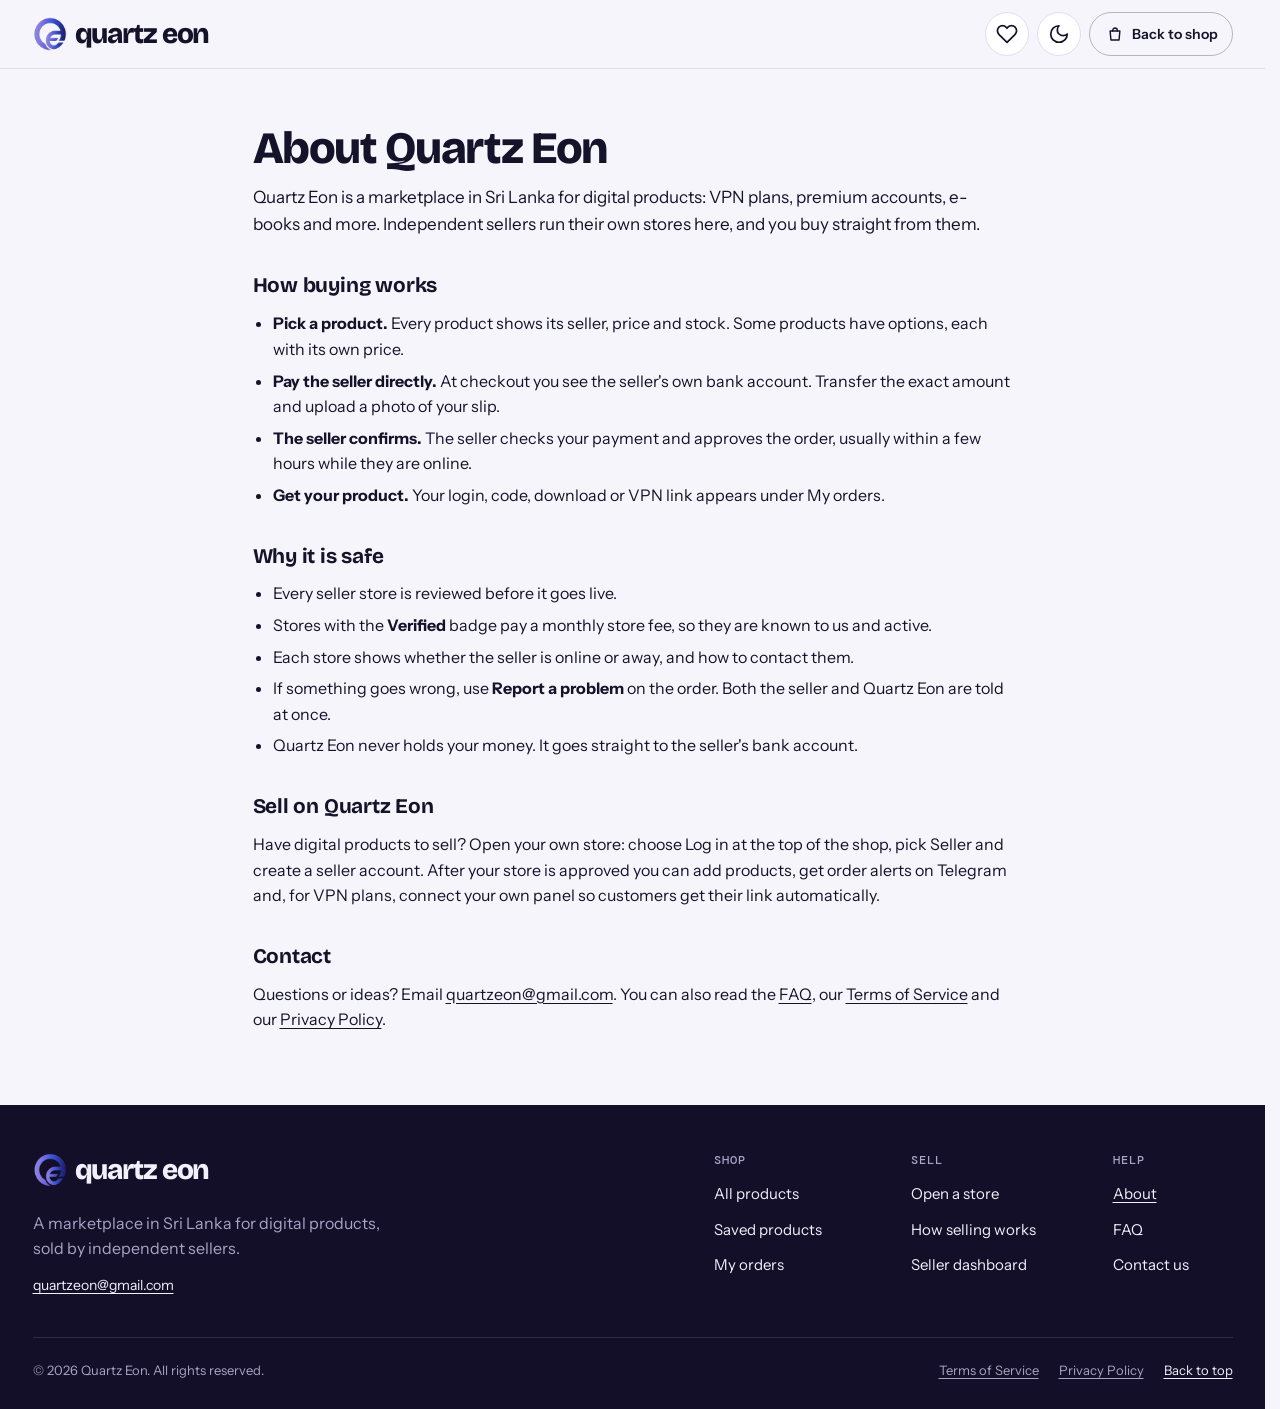
<file: about.html>
<!doctype html>
<html lang="en">
<head>
<meta charset="utf-8">
<meta name="viewport" content="width=device-width, initial-scale=1, viewport-fit=cover">
<meta name="color-scheme" content="light dark">
<meta name="theme-color" content="#F6F5FB">
<meta name="description" content="Quartz Eon is a Sri Lankan marketplace where independent sellers sell digital products such as VPN plans, premium accounts and e-books.">
<link rel="canonical" href="https://quartzeon.github.io/quartz-eon/about.html">
<meta property="og:type" content="website">
<meta property="og:site_name" content="Quartz Eon">
<meta property="og:url" content="https://quartzeon.github.io/quartz-eon/about.html">
<meta property="og:title" content="About Quartz Eon">
<meta property="og:description" content="Quartz Eon is a Sri Lankan marketplace where independent sellers sell digital products such as VPN plans, premium accounts and e-books.">
<meta property="og:image" content="https://quartzeon.github.io/quartz-eon/assets/share.png">
<meta name="twitter:card" content="summary_large_image">
<title>About | Quartz Eon</title>
<link rel="icon" type="image/png" href="assets/logo.png">
<link rel="preconnect" href="https://fonts.googleapis.com">
<link rel="preconnect" href="https://fonts.gstatic.com" crossorigin>
<link rel="stylesheet" href="https://fonts.googleapis.com/css2?family=Bricolage+Grotesque:opsz,wght@12..96,500..800&family=DM+Mono:wght@400;500&family=Instrument+Sans:wght@400..700&display=swap">
<link rel="stylesheet" href="css/style.css">
<script>
  try {
    var savedTheme = localStorage.getItem('quartz-eon.theme');
    if (savedTheme === 'dark' || savedTheme === 'light') document.documentElement.setAttribute('data-theme', savedTheme);
  } catch (e) {}
</script>
</head>
<body>

<!-- Icons for the header (same drawings as the shop) -->
<svg class="sprite" width="0" height="0" aria-hidden="true" focusable="false">
  <defs>
    <symbol id="i-sun" viewBox="0 0 24 24"><circle cx="12" cy="12" r="4"/><path d="M12 2.5v2M12 19.5v2M2.5 12h2M19.5 12h2M5.3 5.3l1.4 1.4M17.3 17.3l1.4 1.4M5.3 18.7l1.4-1.4M17.3 6.7l1.4-1.4"/></symbol>
    <symbol id="i-moon" viewBox="0 0 24 24"><path d="M12 3a6 6 0 0 0 9 9 9 9 0 1 1-9-9z"/></symbol>
    <symbol id="i-heart" viewBox="0 0 24 24"><path d="M20.8 4.6a5.5 5.5 0 0 0-7.8 0L12 5.7l-1-1.1a5.5 5.5 0 0 0-7.8 7.8l1 1.1L12 21.2l7.8-7.7 1-1.1a5.5 5.5 0 0 0 0-7.8z"/></symbol>
    <symbol id="i-bag" viewBox="0 0 24 24"><path d="M5.5 8h13l-1.1 12H6.6z"/><path d="M9 8V7a3 3 0 0 1 6 0v1"/></symbol>
  </defs>
</svg>

<header class="site-header" id="top">
  <div class="wrap site-header__row">
    <a class="brand" href="index.html" aria-label="Quartz Eon, home">
      <img class="brand__mark" src="assets/logo.png" alt="" width="34" height="34">
      <span class="brand__word">Quartz Eon</span>
    </a>
    <div class="site-header__actions">
      <a class="icon-btn saved-link" id="saved-link" href="index.html#/saved" aria-label="Saved products" title="Saved products">
        <svg class="i" aria-hidden="true" focusable="false"><use href="#i-heart"/></svg>
        <span class="count-badge saved-link__count" id="saved-count" aria-hidden="true" hidden></span>
      </a>
      <button class="icon-btn" id="theme-toggle" type="button" aria-label="Switch to dark mode">
        <svg class="i" aria-hidden="true" focusable="false"><use href="#i-moon"/></svg>
      </button>
      <a class="btn btn--ghost login__btn" href="index.html">
        <svg class="i" aria-hidden="true" focusable="false"><use href="#i-bag"/></svg>
        <span class="wide-only">Back to shop</span><span class="narrow-only">Shop</span>
      </a>
    </div>
  </div>
</header>

<main class="wrap legal">
  <h1>About Quartz Eon</h1>
  <p class="legal__intro">Quartz Eon is a marketplace in Sri Lanka for digital products: VPN plans, premium accounts, e-books and more. Independent sellers run their own stores here, and you buy straight from them.</p>

  <h2>How buying works</h2>
  <ul>
    <li><strong>Pick a product.</strong> Every product shows its seller, price and stock. Some products have options, each with its own price.</li>
    <li><strong>Pay the seller directly.</strong> At checkout you see the seller's own bank account. Transfer the exact amount and upload a photo of your slip.</li>
    <li><strong>The seller confirms.</strong> The seller checks your payment and approves the order, usually within a few hours while they are online.</li>
    <li><strong>Get your product.</strong> Your login, code, download or VPN link appears under My orders.</li>
  </ul>

  <h2>Why it is safe</h2>
  <ul>
    <li>Every seller store is reviewed before it goes live.</li>
    <li>Stores with the <strong>Verified</strong> badge pay a monthly store fee, so they are known to us and active.</li>
    <li>Each store shows whether the seller is online or away, and how to contact them.</li>
    <li>If something goes wrong, use <strong>Report a problem</strong> on the order. Both the seller and Quartz Eon are told at once.</li>
    <li>Quartz Eon never holds your money. It goes straight to the seller's bank account.</li>
  </ul>

  <h2 id="sell">Sell on Quartz Eon</h2>
  <p>Have digital products to sell? Open your own store: choose Log in at the top of the shop, pick Seller and create a seller account. After your store is approved you can add products, get order alerts on Telegram and, for VPN plans, connect your own panel so customers get their link automatically.</p>

  <h2>Contact</h2>
  <p>Questions or ideas? Email <a href="mailto:quartzeon@gmail.com">quartzeon@gmail.com</a>. You can also read the <a href="faq.html">FAQ</a>, our <a href="terms.html">Terms of Service</a> and our <a href="privacy.html">Privacy Policy</a>.</p>
</main>

<footer class="footer">
  <div class="wrap">
    <div class="footer__top">
      <div class="footer__about">
        <a class="brand" href="index.html" aria-label="Quartz Eon, home">
          <img class="brand__mark" src="assets/logo.png" alt="" width="34" height="34">
          <span class="brand__word">Quartz Eon</span>
        </a>
        <p class="footer__blurb">A marketplace in Sri Lanka for digital products, sold by independent sellers.</p>
        <a class="footer__mail" href="mailto:quartzeon@gmail.com">quartzeon@gmail.com</a>
      </div>
      <nav class="footer__cols" aria-label="Site">
        <div class="footer__col">
          <p class="footer__head">Shop</p>
          <ul>
            <li><a href="index.html#/">All products</a></li>
            <li><a href="index.html#/saved">Saved products</a></li>
            <li><a href="index.html#/orders">My orders</a></li>
          </ul>
        </div>
        <div class="footer__col">
          <p class="footer__head">Sell</p>
          <ul>
            <li><a href="index.html#/sell" data-sell>Open a store</a></li>
            <li><a href="about.html#sell">How selling works</a></li>
            <li><a href="seller.html">Seller dashboard</a></li>
          </ul>
        </div>
        <div class="footer__col">
          <p class="footer__head">Help</p>
          <ul>
            <li><a href="about.html" aria-current="page">About</a></li>
            <li><a href="faq.html">FAQ</a></li>
            <li><a href="mailto:quartzeon@gmail.com">Contact us</a></li>
          </ul>
        </div>
      </nav>
    </div>
    <div class="footer__base">
      <p>&copy; <span id="year"></span> Quartz Eon. All rights reserved.</p>
      <nav class="footer__links" aria-label="Legal">
        <a href="terms.html">Terms of Service</a>
        <a href="privacy.html">Privacy Policy</a>
        <a class="footer__up" href="#top">Back to top</a>
      </nav>
    </div>
  </div>
</footer>

<script src="js/page.js"></script>
  <!-- Cloudflare Web Analytics --><script type='module' src='https://static.cloudflareinsights.com/beacon.min.js' data-cf-beacon='{"token": "404ff71ccce14b5d8955fb5785a01c32"}'></script><!-- End Cloudflare Web Analytics -->
</body>
</html>
</file>
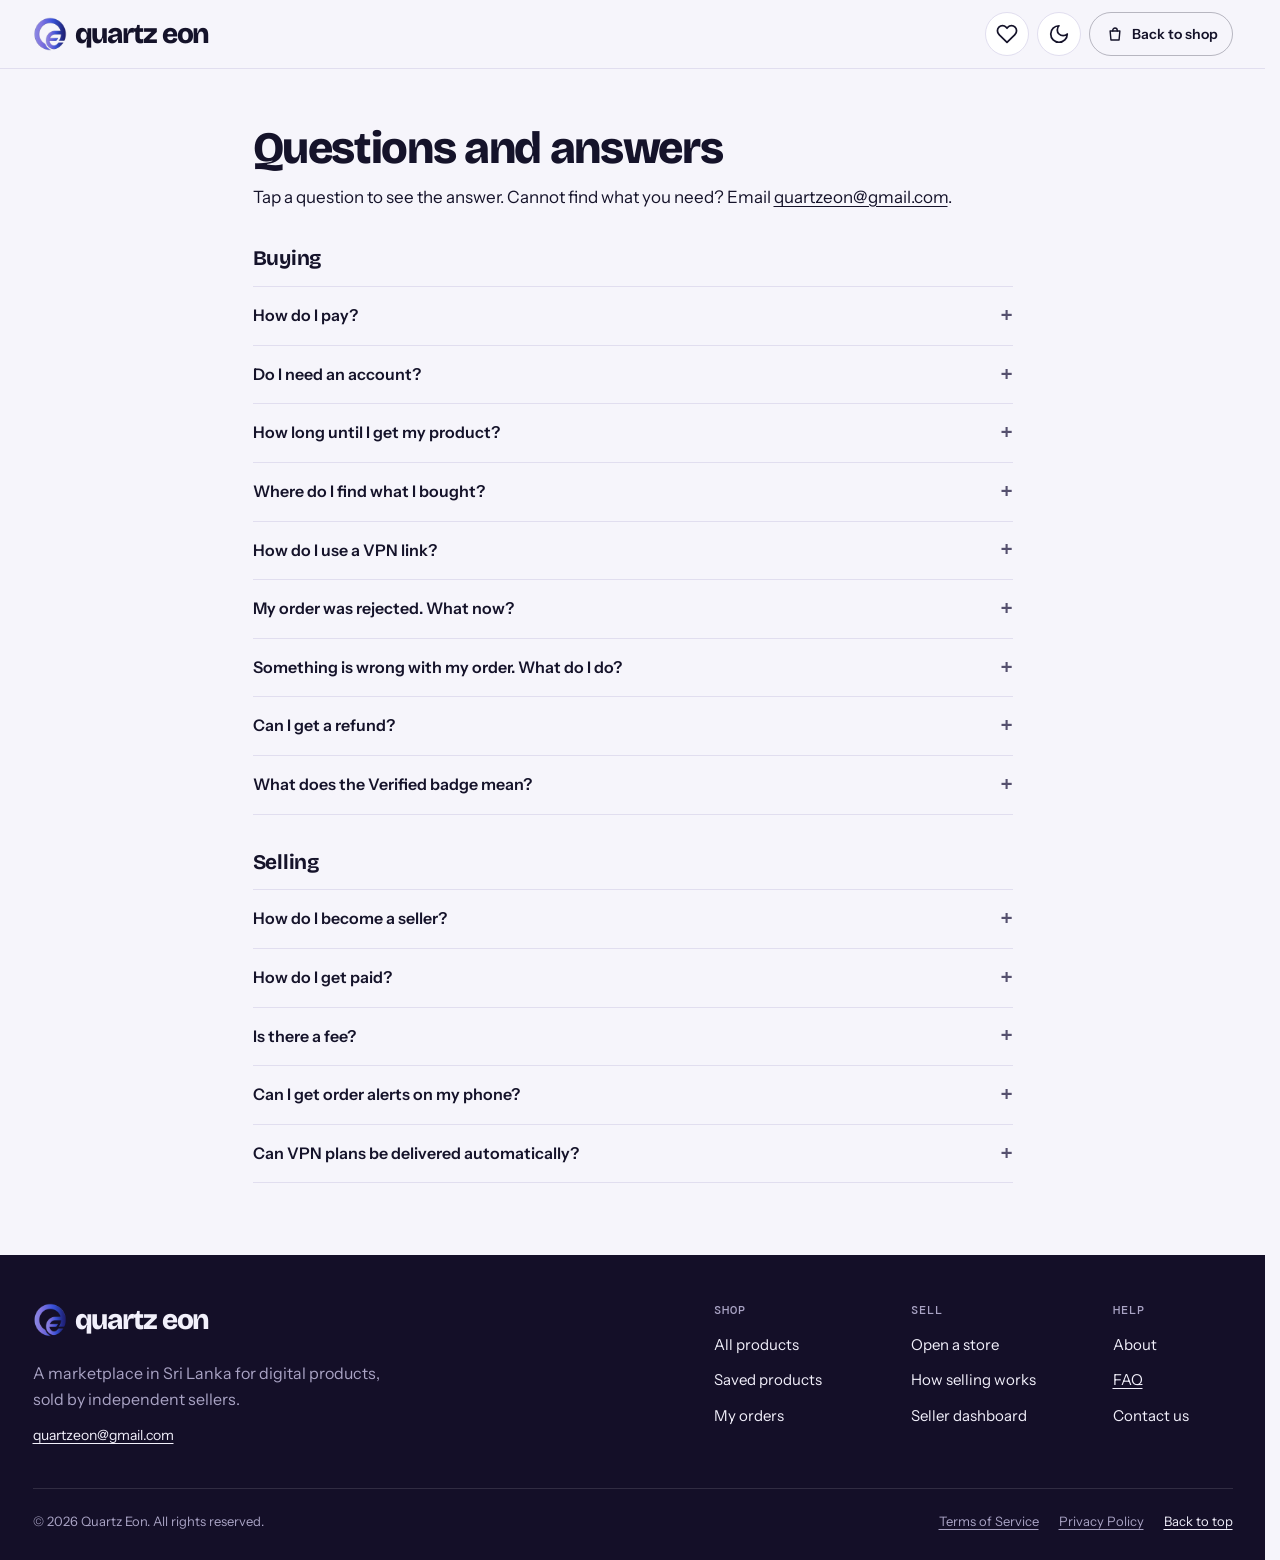
<file: faq.html>
<!doctype html>
<html lang="en">
<head>
<meta charset="utf-8">
<meta name="viewport" content="width=device-width, initial-scale=1, viewport-fit=cover">
<meta name="color-scheme" content="light dark">
<meta name="theme-color" content="#F6F5FB">
<meta name="description" content="Answers to common questions about buying and selling on Quartz Eon.">
<link rel="canonical" href="https://quartzeon.github.io/quartz-eon/faq.html">
<meta property="og:type" content="website">
<meta property="og:site_name" content="Quartz Eon">
<meta property="og:url" content="https://quartzeon.github.io/quartz-eon/faq.html">
<meta property="og:title" content="Quartz Eon FAQ">
<meta property="og:description" content="Answers to common questions about buying and selling on Quartz Eon.">
<meta property="og:image" content="https://quartzeon.github.io/quartz-eon/assets/share.png">
<meta name="twitter:card" content="summary_large_image">
<title>FAQ | Quartz Eon</title>
<link rel="icon" type="image/png" href="assets/logo.png">
<link rel="preconnect" href="https://fonts.googleapis.com">
<link rel="preconnect" href="https://fonts.gstatic.com" crossorigin>
<link rel="stylesheet" href="https://fonts.googleapis.com/css2?family=Bricolage+Grotesque:opsz,wght@12..96,500..800&family=DM+Mono:wght@400;500&family=Instrument+Sans:wght@400..700&display=swap">
<link rel="stylesheet" href="css/style.css">
<script>
  try {
    var savedTheme = localStorage.getItem('quartz-eon.theme');
    if (savedTheme === 'dark' || savedTheme === 'light') document.documentElement.setAttribute('data-theme', savedTheme);
  } catch (e) {}
</script>
</head>
<body>

<!-- Icons for the header (same drawings as the shop) -->
<svg class="sprite" width="0" height="0" aria-hidden="true" focusable="false">
  <defs>
    <symbol id="i-sun" viewBox="0 0 24 24"><circle cx="12" cy="12" r="4"/><path d="M12 2.5v2M12 19.5v2M2.5 12h2M19.5 12h2M5.3 5.3l1.4 1.4M17.3 17.3l1.4 1.4M5.3 18.7l1.4-1.4M17.3 6.7l1.4-1.4"/></symbol>
    <symbol id="i-moon" viewBox="0 0 24 24"><path d="M12 3a6 6 0 0 0 9 9 9 9 0 1 1-9-9z"/></symbol>
    <symbol id="i-heart" viewBox="0 0 24 24"><path d="M20.8 4.6a5.5 5.5 0 0 0-7.8 0L12 5.7l-1-1.1a5.5 5.5 0 0 0-7.8 7.8l1 1.1L12 21.2l7.8-7.7 1-1.1a5.5 5.5 0 0 0 0-7.8z"/></symbol>
    <symbol id="i-bag" viewBox="0 0 24 24"><path d="M5.5 8h13l-1.1 12H6.6z"/><path d="M9 8V7a3 3 0 0 1 6 0v1"/></symbol>
  </defs>
</svg>

<header class="site-header" id="top">
  <div class="wrap site-header__row">
    <a class="brand" href="index.html" aria-label="Quartz Eon, home">
      <img class="brand__mark" src="assets/logo.png" alt="" width="34" height="34">
      <span class="brand__word">Quartz Eon</span>
    </a>
    <div class="site-header__actions">
      <a class="icon-btn saved-link" id="saved-link" href="index.html#/saved" aria-label="Saved products" title="Saved products">
        <svg class="i" aria-hidden="true" focusable="false"><use href="#i-heart"/></svg>
        <span class="count-badge saved-link__count" id="saved-count" aria-hidden="true" hidden></span>
      </a>
      <button class="icon-btn" id="theme-toggle" type="button" aria-label="Switch to dark mode">
        <svg class="i" aria-hidden="true" focusable="false"><use href="#i-moon"/></svg>
      </button>
      <a class="btn btn--ghost login__btn" href="index.html">
        <svg class="i" aria-hidden="true" focusable="false"><use href="#i-bag"/></svg>
        <span class="wide-only">Back to shop</span><span class="narrow-only">Shop</span>
      </a>
    </div>
  </div>
</header>

<main class="wrap legal">
  <h1>Questions and answers</h1>
  <p class="legal__intro">Tap a question to see the answer. Cannot find what you need? Email <a href="mailto:quartzeon@gmail.com">quartzeon@gmail.com</a>.</p>

  <h2>Buying</h2>
  <div class="faq">
    <details>
      <summary>How do I pay?</summary>
      <p>By bank transfer, straight to the seller's own bank account. At checkout you see the account details and the exact amount. Transfer it, then enter the reference and upload a photo or PDF of your slip.</p>
    </details>
    <details>
      <summary>Do I need an account?</summary>
      <p>Yes, so your orders and deliveries are kept safe. Choose Log in, then Customer, and either continue with Google or enter your email. We email you a log in link, so there is no password to remember.</p>
    </details>
    <details>
      <summary>How long until I get my product?</summary>
      <p>As soon as the seller checks your payment and approves the order. This is usually within a few hours while the seller is online. Each store shows whether the seller is online or away. Your product then appears under My orders, and a "new" badge tells you something changed.</p>
    </details>
    <details>
      <summary>Where do I find what I bought?</summary>
      <p>Log in and open My orders. Each paid order shows its delivery: a login, a code, a download or a VPN link with a Copy button.</p>
    </details>
    <details>
      <summary>How do I use a VPN link?</summary>
      <p>Copy the link from My orders and import it into a VPN app that supports vless, vmess or trojan links (for example v2rayNG on Android, or Streisand or V2Box on iPhone). Follow any note the seller added to the order. Some plans start counting days from your first use.</p>
    </details>
    <details>
      <summary>My order was rejected. What now?</summary>
      <p>The seller could not match your payment. Check that you sent the exact amount to the account shown, then contact the seller using the details on their store. If you still cannot sort it out, use Report a problem on the order.</p>
    </details>
    <details>
      <summary>Something is wrong with my order. What do I do?</summary>
      <p>Open My orders and press <strong>Report a problem</strong> on that order. Describe what happened. The seller and Quartz Eon are both told at once, and we follow up on open reports.</p>
    </details>
    <details>
      <summary>Can I get a refund?</summary>
      <p>Digital products cannot be returned, so sales are usually final once a working product is delivered. If you paid and got nothing, or the product does not work as described, ask the seller for a refund or replacement. Refunds are paid by the seller, because the seller received your money. See our <a href="terms.html">Terms of Service</a> for details.</p>
    </details>
    <details>
      <summary>What does the Verified badge mean?</summary>
      <p>Every store is reviewed before it goes live. A Verified store has also paid its monthly store fee, so it is known to us and currently active.</p>
    </details>
  </div>

  <h2>Selling</h2>
  <div class="faq">
    <details>
      <summary>How do I become a seller?</summary>
      <p>On the shop, choose Log in, then Seller, and create a seller account with your store name. Your store is reviewed before it goes live. Once approved, open your dashboard to add products, your bank details and contact links.</p>
    </details>
    <details>
      <summary>How do I get paid?</summary>
      <p>Customers pay straight into the bank account you add in your dashboard. You check each slip and approve or reject the order. Quartz Eon does not hold any money.</p>
    </details>
    <details>
      <summary>Is there a fee?</summary>
      <p>Yes, a small monthly store fee. New stores start with a free trial. Pay the fee from the Store fee section of your dashboard to get the Verified badge for 30 days.</p>
    </details>
    <details>
      <summary>Can I get order alerts on my phone?</summary>
      <p>Yes. Connect Telegram from your dashboard. You get a message for every new order and can approve it with one tap.</p>
    </details>
    <details>
      <summary>Can VPN plans be delivered automatically?</summary>
      <p>Yes. Connect your 3x-ui panel in the VPN panel section of your dashboard. When you approve an order, a client is created on your panel and the customer gets their link right away.</p>
    </details>
  </div>
</main>

<footer class="footer">
  <div class="wrap">
    <div class="footer__top">
      <div class="footer__about">
        <a class="brand" href="index.html" aria-label="Quartz Eon, home">
          <img class="brand__mark" src="assets/logo.png" alt="" width="34" height="34">
          <span class="brand__word">Quartz Eon</span>
        </a>
        <p class="footer__blurb">A marketplace in Sri Lanka for digital products, sold by independent sellers.</p>
        <a class="footer__mail" href="mailto:quartzeon@gmail.com">quartzeon@gmail.com</a>
      </div>
      <nav class="footer__cols" aria-label="Site">
        <div class="footer__col">
          <p class="footer__head">Shop</p>
          <ul>
            <li><a href="index.html#/">All products</a></li>
            <li><a href="index.html#/saved">Saved products</a></li>
            <li><a href="index.html#/orders">My orders</a></li>
          </ul>
        </div>
        <div class="footer__col">
          <p class="footer__head">Sell</p>
          <ul>
            <li><a href="index.html#/sell" data-sell>Open a store</a></li>
            <li><a href="about.html#sell">How selling works</a></li>
            <li><a href="seller.html">Seller dashboard</a></li>
          </ul>
        </div>
        <div class="footer__col">
          <p class="footer__head">Help</p>
          <ul>
            <li><a href="about.html">About</a></li>
            <li><a href="faq.html" aria-current="page">FAQ</a></li>
            <li><a href="mailto:quartzeon@gmail.com">Contact us</a></li>
          </ul>
        </div>
      </nav>
    </div>
    <div class="footer__base">
      <p>&copy; <span id="year"></span> Quartz Eon. All rights reserved.</p>
      <nav class="footer__links" aria-label="Legal">
        <a href="terms.html">Terms of Service</a>
        <a href="privacy.html">Privacy Policy</a>
        <a class="footer__up" href="#top">Back to top</a>
      </nav>
    </div>
  </div>
</footer>

<script src="js/page.js"></script>
  <!-- Cloudflare Web Analytics --><script type='module' src='https://static.cloudflareinsights.com/beacon.min.js' data-cf-beacon='{"token": "404ff71ccce14b5d8955fb5785a01c32"}'></script><!-- End Cloudflare Web Analytics -->
</body>
</html>
</file>
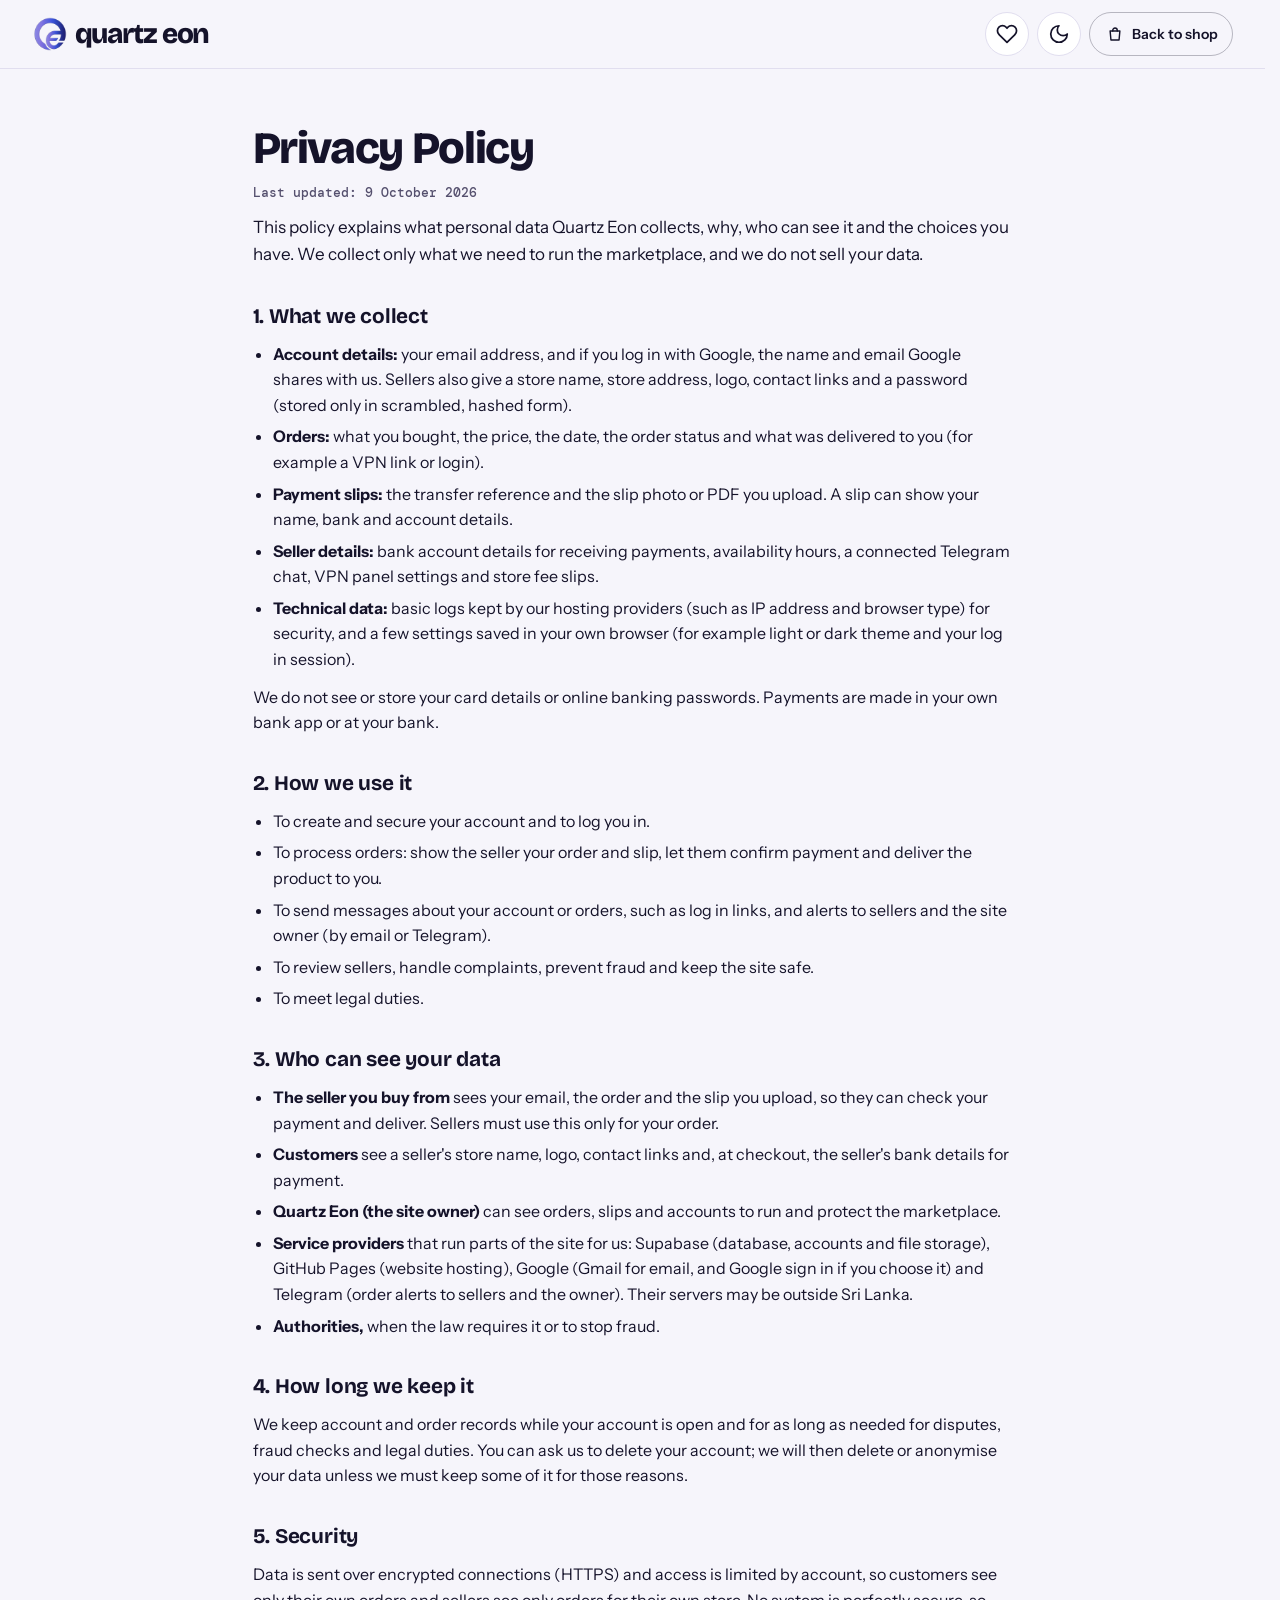
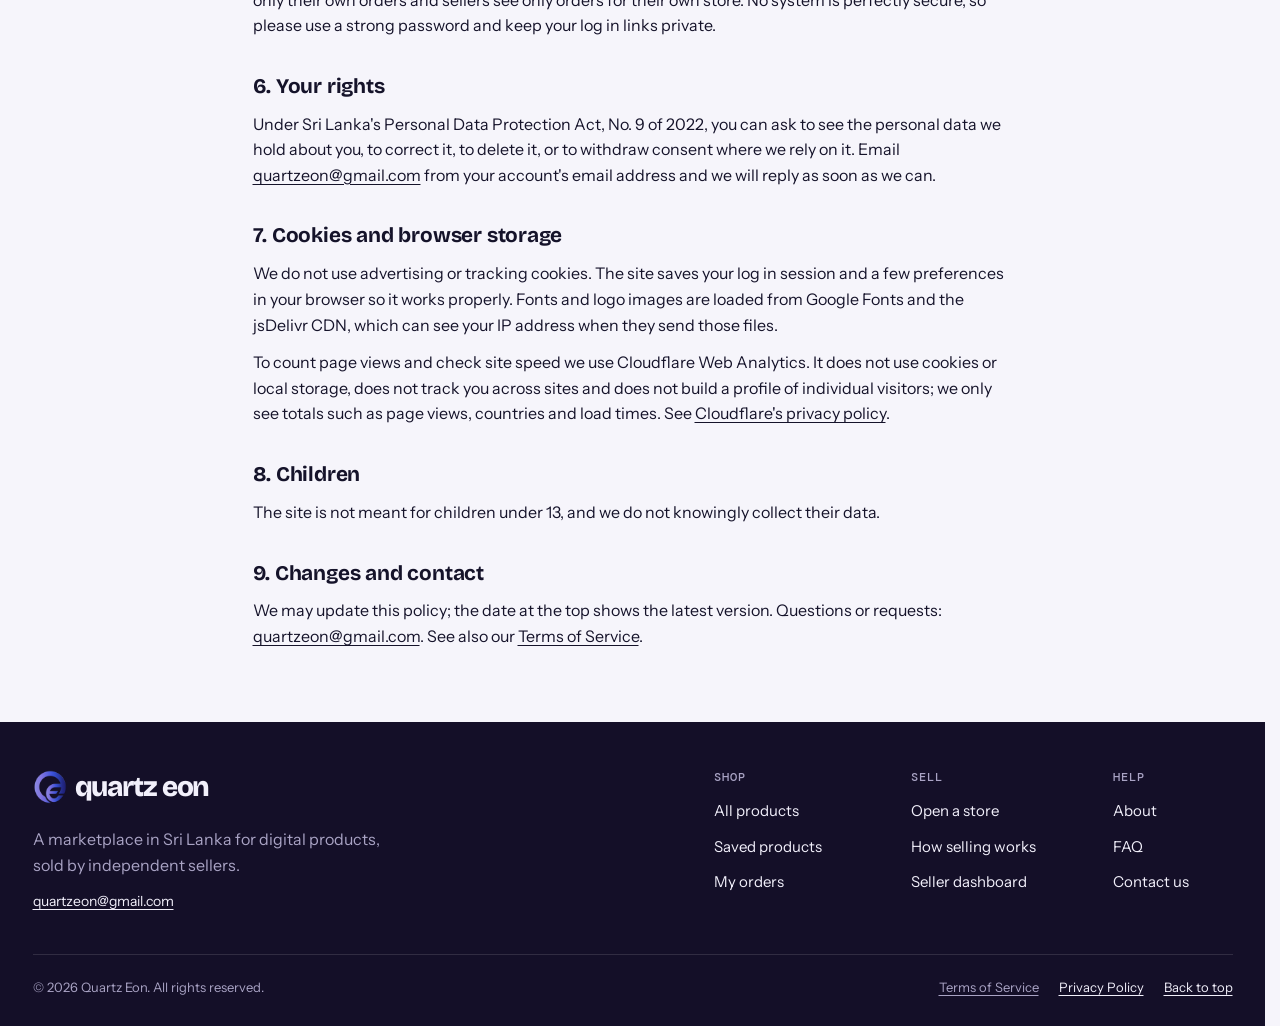
<file: privacy.html>
<!doctype html>
<html lang="en">
<head>
<meta charset="utf-8">
<meta name="viewport" content="width=device-width, initial-scale=1, viewport-fit=cover">
<meta name="color-scheme" content="light dark">
<meta name="theme-color" content="#F6F5FB">
<meta name="description" content="How Quartz Eon collects, uses and protects your personal data.">
<link rel="canonical" href="https://quartzeon.github.io/quartz-eon/privacy.html">
<meta property="og:type" content="website">
<meta property="og:site_name" content="Quartz Eon">
<meta property="og:url" content="https://quartzeon.github.io/quartz-eon/privacy.html">
<meta property="og:title" content="Quartz Eon Privacy Policy">
<meta property="og:description" content="How Quartz Eon collects, uses and protects your personal data.">
<meta property="og:image" content="https://quartzeon.github.io/quartz-eon/assets/share.png">
<meta name="twitter:card" content="summary_large_image">
<title>Privacy Policy | Quartz Eon</title>
<link rel="icon" type="image/png" href="assets/logo.png">
<link rel="preconnect" href="https://fonts.googleapis.com">
<link rel="preconnect" href="https://fonts.gstatic.com" crossorigin>
<link rel="stylesheet" href="https://fonts.googleapis.com/css2?family=Bricolage+Grotesque:opsz,wght@12..96,500..800&family=DM+Mono:wght@400;500&family=Instrument+Sans:wght@400..700&display=swap">
<link rel="stylesheet" href="css/style.css">
<script>
  try {
    var savedTheme = localStorage.getItem('quartz-eon.theme');
    if (savedTheme === 'dark' || savedTheme === 'light') document.documentElement.setAttribute('data-theme', savedTheme);
  } catch (e) {}
</script>
</head>
<body>

<!-- Icons for the header (same drawings as the shop) -->
<svg class="sprite" width="0" height="0" aria-hidden="true" focusable="false">
  <defs>
    <symbol id="i-sun" viewBox="0 0 24 24"><circle cx="12" cy="12" r="4"/><path d="M12 2.5v2M12 19.5v2M2.5 12h2M19.5 12h2M5.3 5.3l1.4 1.4M17.3 17.3l1.4 1.4M5.3 18.7l1.4-1.4M17.3 6.7l1.4-1.4"/></symbol>
    <symbol id="i-moon" viewBox="0 0 24 24"><path d="M12 3a6 6 0 0 0 9 9 9 9 0 1 1-9-9z"/></symbol>
    <symbol id="i-heart" viewBox="0 0 24 24"><path d="M20.8 4.6a5.5 5.5 0 0 0-7.8 0L12 5.7l-1-1.1a5.5 5.5 0 0 0-7.8 7.8l1 1.1L12 21.2l7.8-7.7 1-1.1a5.5 5.5 0 0 0 0-7.8z"/></symbol>
    <symbol id="i-bag" viewBox="0 0 24 24"><path d="M5.5 8h13l-1.1 12H6.6z"/><path d="M9 8V7a3 3 0 0 1 6 0v1"/></symbol>
  </defs>
</svg>

<header class="site-header" id="top">
  <div class="wrap site-header__row">
    <a class="brand" href="index.html" aria-label="Quartz Eon, home">
      <img class="brand__mark" src="assets/logo.png" alt="" width="34" height="34">
      <span class="brand__word">Quartz Eon</span>
    </a>
    <div class="site-header__actions">
      <a class="icon-btn saved-link" id="saved-link" href="index.html#/saved" aria-label="Saved products" title="Saved products">
        <svg class="i" aria-hidden="true" focusable="false"><use href="#i-heart"/></svg>
        <span class="count-badge saved-link__count" id="saved-count" aria-hidden="true" hidden></span>
      </a>
      <button class="icon-btn" id="theme-toggle" type="button" aria-label="Switch to dark mode">
        <svg class="i" aria-hidden="true" focusable="false"><use href="#i-moon"/></svg>
      </button>
      <a class="btn btn--ghost login__btn" href="index.html">
        <svg class="i" aria-hidden="true" focusable="false"><use href="#i-bag"/></svg>
        <span class="wide-only">Back to shop</span><span class="narrow-only">Shop</span>
      </a>
    </div>
  </div>
</header>

<main class="wrap legal">
  <h1>Privacy Policy</h1>
  <p class="legal__date">Last updated: 9 October 2026</p>
  <p class="legal__intro">This policy explains what personal data Quartz Eon collects, why, who can see it and the choices you have. We collect only what we need to run the marketplace, and we do not sell your data.</p>

  <h2>1. What we collect</h2>
  <ul>
    <li><strong>Account details:</strong> your email address, and if you log in with Google, the name and email Google shares with us. Sellers also give a store name, store address, logo, contact links and a password (stored only in scrambled, hashed form).</li>
    <li><strong>Orders:</strong> what you bought, the price, the date, the order status and what was delivered to you (for example a VPN link or login).</li>
    <li><strong>Payment slips:</strong> the transfer reference and the slip photo or PDF you upload. A slip can show your name, bank and account details.</li>
    <li><strong>Seller details:</strong> bank account details for receiving payments, availability hours, a connected Telegram chat, VPN panel settings and store fee slips.</li>
    <li><strong>Technical data:</strong> basic logs kept by our hosting providers (such as IP address and browser type) for security, and a few settings saved in your own browser (for example light or dark theme and your log in session).</li>
  </ul>
  <p>We do not see or store your card details or online banking passwords. Payments are made in your own bank app or at your bank.</p>

  <h2>2. How we use it</h2>
  <ul>
    <li>To create and secure your account and to log you in.</li>
    <li>To process orders: show the seller your order and slip, let them confirm payment and deliver the product to you.</li>
    <li>To send messages about your account or orders, such as log in links, and alerts to sellers and the site owner (by email or Telegram).</li>
    <li>To review sellers, handle complaints, prevent fraud and keep the site safe.</li>
    <li>To meet legal duties.</li>
  </ul>

  <h2>3. Who can see your data</h2>
  <ul>
    <li><strong>The seller you buy from</strong> sees your email, the order and the slip you upload, so they can check your payment and deliver. Sellers must use this only for your order.</li>
    <li><strong>Customers</strong> see a seller's store name, logo, contact links and, at checkout, the seller's bank details for payment.</li>
    <li><strong>Quartz Eon (the site owner)</strong> can see orders, slips and accounts to run and protect the marketplace.</li>
    <li><strong>Service providers</strong> that run parts of the site for us: Supabase (database, accounts and file storage), GitHub Pages (website hosting), Google (Gmail for email, and Google sign in if you choose it) and Telegram (order alerts to sellers and the owner). Their servers may be outside Sri Lanka.</li>
    <li><strong>Authorities,</strong> when the law requires it or to stop fraud.</li>
  </ul>

  <h2>4. How long we keep it</h2>
  <p>We keep account and order records while your account is open and for as long as needed for disputes, fraud checks and legal duties. You can ask us to delete your account; we will then delete or anonymise your data unless we must keep some of it for those reasons.</p>

  <h2>5. Security</h2>
  <p>Data is sent over encrypted connections (HTTPS) and access is limited by account, so customers see only their own orders and sellers see only orders for their own store. No system is perfectly secure, so please use a strong password and keep your log in links private.</p>

  <h2>6. Your rights</h2>
  <p>Under Sri Lanka's Personal Data Protection Act, No. 9 of 2022, you can ask to see the personal data we hold about you, to correct it, to delete it, or to withdraw consent where we rely on it. Email <a href="mailto:quartzeon@gmail.com">quartzeon@gmail.com</a> from your account's email address and we will reply as soon as we can.</p>

  <h2>7. Cookies and browser storage</h2>
  <p>We do not use advertising or tracking cookies. The site saves your log in session and a few preferences in your browser so it works properly. Fonts and logo images are loaded from Google Fonts and the jsDelivr CDN, which can see your IP address when they send those files.</p>
  <p>To count page views and check site speed we use Cloudflare Web Analytics. It does not use cookies or local storage, does not track you across sites and does not build a profile of individual visitors; we only see totals such as page views, countries and load times. See <a href="https://www.cloudflare.com/privacypolicy/" target="_blank" rel="noopener">Cloudflare's privacy policy</a>.</p>

  <h2>8. Children</h2>
  <p>The site is not meant for children under 13, and we do not knowingly collect their data.</p>

  <h2>9. Changes and contact</h2>
  <p>We may update this policy; the date at the top shows the latest version. Questions or requests: <a href="mailto:quartzeon@gmail.com">quartzeon@gmail.com</a>. See also our <a href="terms.html">Terms of Service</a>.</p>
</main>

<footer class="footer">
  <div class="wrap">
    <div class="footer__top">
      <div class="footer__about">
        <a class="brand" href="index.html" aria-label="Quartz Eon, home">
          <img class="brand__mark" src="assets/logo.png" alt="" width="34" height="34">
          <span class="brand__word">Quartz Eon</span>
        </a>
        <p class="footer__blurb">A marketplace in Sri Lanka for digital products, sold by independent sellers.</p>
        <a class="footer__mail" href="mailto:quartzeon@gmail.com">quartzeon@gmail.com</a>
      </div>
      <nav class="footer__cols" aria-label="Site">
        <div class="footer__col">
          <p class="footer__head">Shop</p>
          <ul>
            <li><a href="index.html#/">All products</a></li>
            <li><a href="index.html#/saved">Saved products</a></li>
            <li><a href="index.html#/orders">My orders</a></li>
          </ul>
        </div>
        <div class="footer__col">
          <p class="footer__head">Sell</p>
          <ul>
            <li><a href="index.html#/sell" data-sell>Open a store</a></li>
            <li><a href="about.html#sell">How selling works</a></li>
            <li><a href="seller.html">Seller dashboard</a></li>
          </ul>
        </div>
        <div class="footer__col">
          <p class="footer__head">Help</p>
          <ul>
            <li><a href="about.html">About</a></li>
            <li><a href="faq.html">FAQ</a></li>
            <li><a href="mailto:quartzeon@gmail.com">Contact us</a></li>
          </ul>
        </div>
      </nav>
    </div>
    <div class="footer__base">
      <p>&copy; <span id="year"></span> Quartz Eon. All rights reserved.</p>
      <nav class="footer__links" aria-label="Legal">
        <a href="terms.html">Terms of Service</a>
        <a href="privacy.html" aria-current="page">Privacy Policy</a>
        <a class="footer__up" href="#top">Back to top</a>
      </nav>
    </div>
  </div>
</footer>

<script src="js/page.js"></script>
  <!-- Cloudflare Web Analytics --><script type='module' src='https://static.cloudflareinsights.com/beacon.min.js' data-cf-beacon='{"token": "404ff71ccce14b5d8955fb5785a01c32"}'></script><!-- End Cloudflare Web Analytics -->
</body>
</html>
</file>
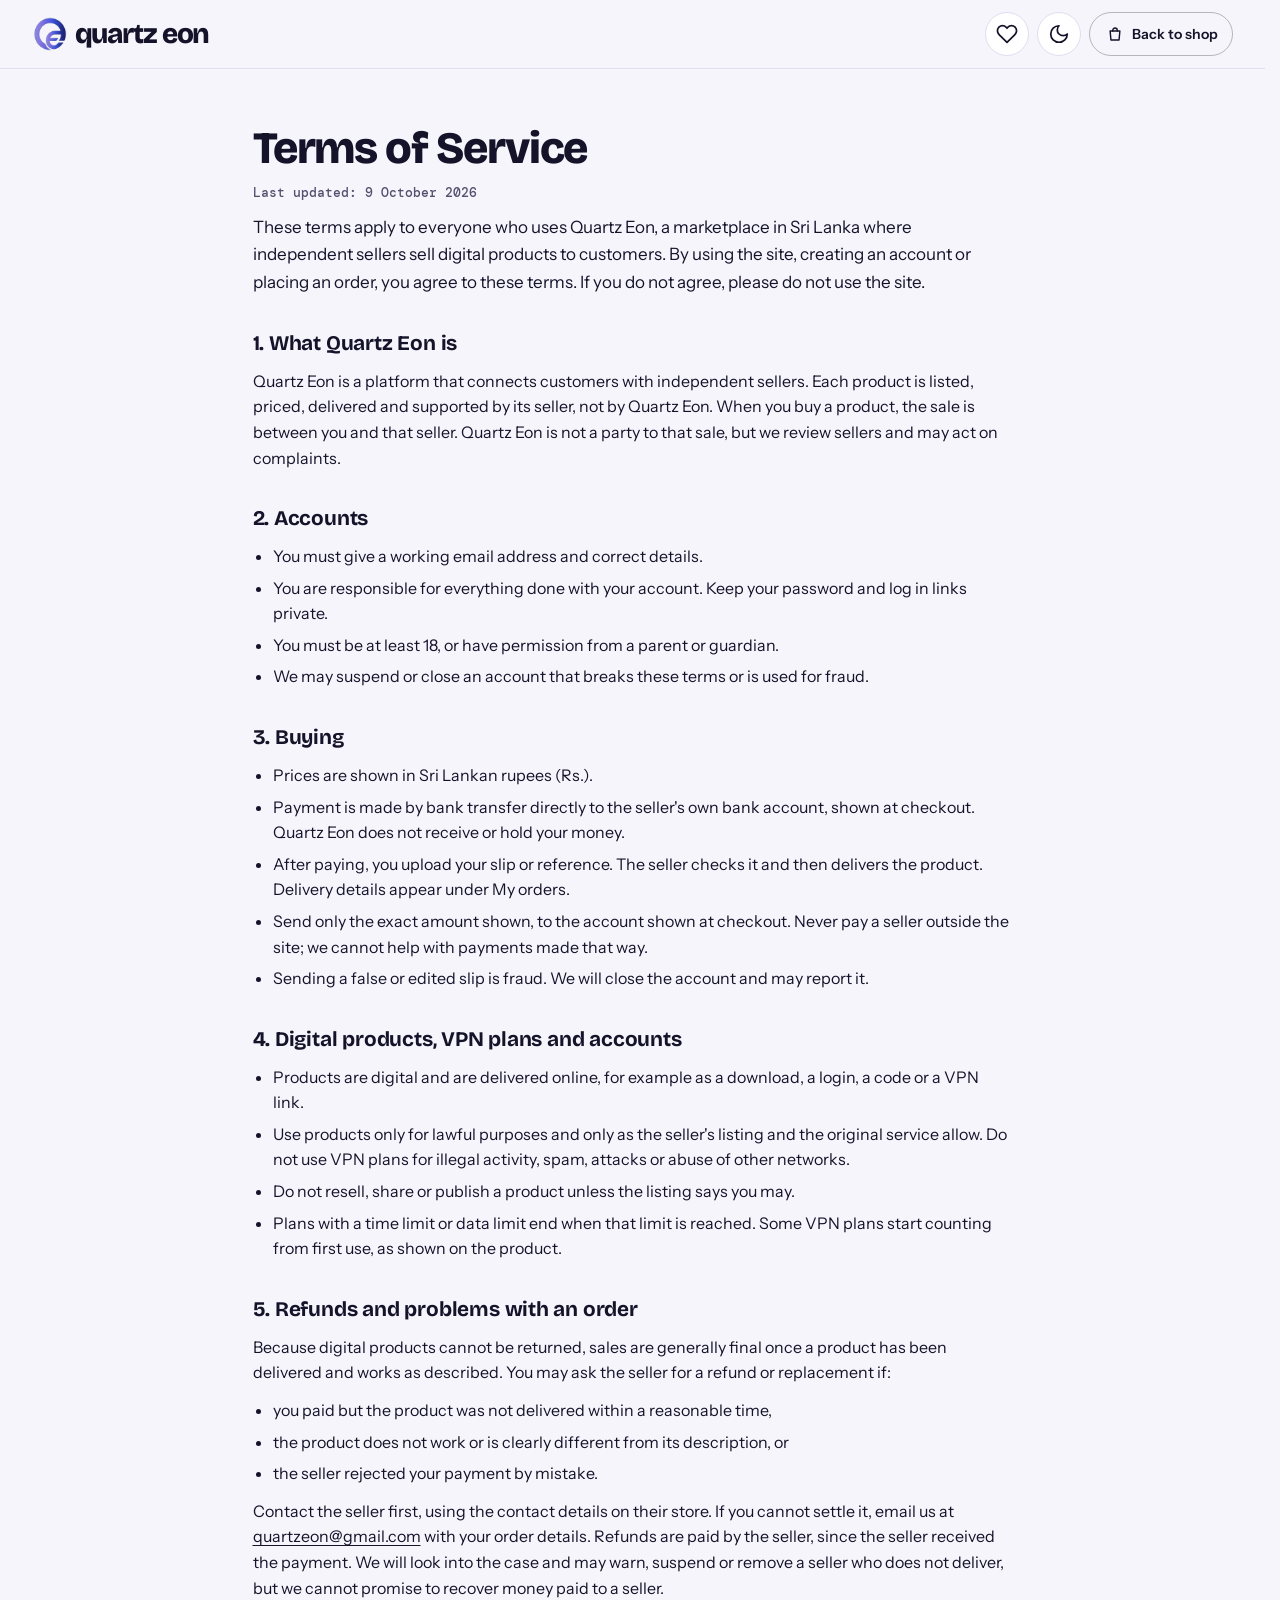
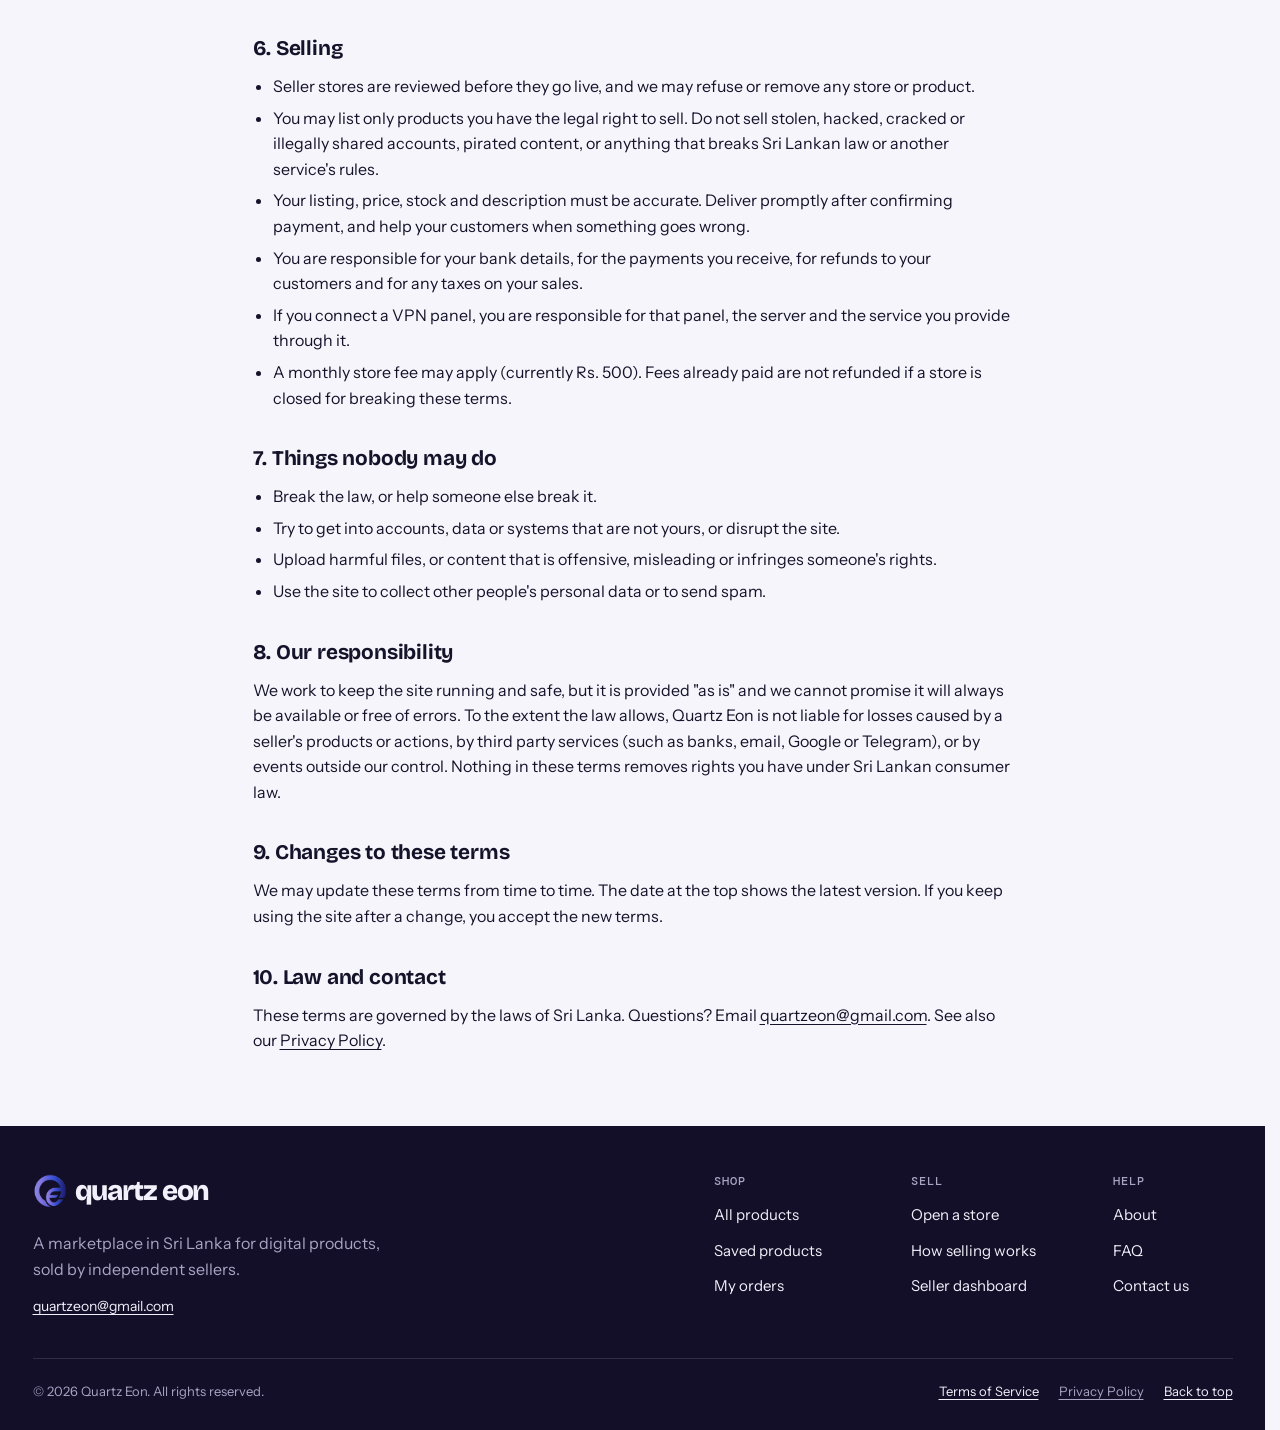
<file: terms.html>
<!doctype html>
<html lang="en">
<head>
<meta charset="utf-8">
<meta name="viewport" content="width=device-width, initial-scale=1, viewport-fit=cover">
<meta name="color-scheme" content="light dark">
<meta name="theme-color" content="#F6F5FB">
<meta name="description" content="The terms for buying and selling on Quartz Eon.">
<link rel="canonical" href="https://quartzeon.github.io/quartz-eon/terms.html">
<meta property="og:type" content="website">
<meta property="og:site_name" content="Quartz Eon">
<meta property="og:url" content="https://quartzeon.github.io/quartz-eon/terms.html">
<meta property="og:title" content="Quartz Eon Terms of Service">
<meta property="og:description" content="The terms for buying and selling on Quartz Eon.">
<meta property="og:image" content="https://quartzeon.github.io/quartz-eon/assets/share.png">
<meta name="twitter:card" content="summary_large_image">
<title>Terms of Service | Quartz Eon</title>
<link rel="icon" type="image/png" href="assets/logo.png">
<link rel="preconnect" href="https://fonts.googleapis.com">
<link rel="preconnect" href="https://fonts.gstatic.com" crossorigin>
<link rel="stylesheet" href="https://fonts.googleapis.com/css2?family=Bricolage+Grotesque:opsz,wght@12..96,500..800&family=DM+Mono:wght@400;500&family=Instrument+Sans:wght@400..700&display=swap">
<link rel="stylesheet" href="css/style.css">
<script>
  try {
    var savedTheme = localStorage.getItem('quartz-eon.theme');
    if (savedTheme === 'dark' || savedTheme === 'light') document.documentElement.setAttribute('data-theme', savedTheme);
  } catch (e) {}
</script>
</head>
<body>

<!-- Icons for the header (same drawings as the shop) -->
<svg class="sprite" width="0" height="0" aria-hidden="true" focusable="false">
  <defs>
    <symbol id="i-sun" viewBox="0 0 24 24"><circle cx="12" cy="12" r="4"/><path d="M12 2.5v2M12 19.5v2M2.5 12h2M19.5 12h2M5.3 5.3l1.4 1.4M17.3 17.3l1.4 1.4M5.3 18.7l1.4-1.4M17.3 6.7l1.4-1.4"/></symbol>
    <symbol id="i-moon" viewBox="0 0 24 24"><path d="M12 3a6 6 0 0 0 9 9 9 9 0 1 1-9-9z"/></symbol>
    <symbol id="i-heart" viewBox="0 0 24 24"><path d="M20.8 4.6a5.5 5.5 0 0 0-7.8 0L12 5.7l-1-1.1a5.5 5.5 0 0 0-7.8 7.8l1 1.1L12 21.2l7.8-7.7 1-1.1a5.5 5.5 0 0 0 0-7.8z"/></symbol>
    <symbol id="i-bag" viewBox="0 0 24 24"><path d="M5.5 8h13l-1.1 12H6.6z"/><path d="M9 8V7a3 3 0 0 1 6 0v1"/></symbol>
  </defs>
</svg>

<header class="site-header" id="top">
  <div class="wrap site-header__row">
    <a class="brand" href="index.html" aria-label="Quartz Eon, home">
      <img class="brand__mark" src="assets/logo.png" alt="" width="34" height="34">
      <span class="brand__word">Quartz Eon</span>
    </a>
    <div class="site-header__actions">
      <a class="icon-btn saved-link" id="saved-link" href="index.html#/saved" aria-label="Saved products" title="Saved products">
        <svg class="i" aria-hidden="true" focusable="false"><use href="#i-heart"/></svg>
        <span class="count-badge saved-link__count" id="saved-count" aria-hidden="true" hidden></span>
      </a>
      <button class="icon-btn" id="theme-toggle" type="button" aria-label="Switch to dark mode">
        <svg class="i" aria-hidden="true" focusable="false"><use href="#i-moon"/></svg>
      </button>
      <a class="btn btn--ghost login__btn" href="index.html">
        <svg class="i" aria-hidden="true" focusable="false"><use href="#i-bag"/></svg>
        <span class="wide-only">Back to shop</span><span class="narrow-only">Shop</span>
      </a>
    </div>
  </div>
</header>

<main class="wrap legal">
  <h1>Terms of Service</h1>
  <p class="legal__date">Last updated: 9 October 2026</p>
  <p class="legal__intro">These terms apply to everyone who uses Quartz Eon, a marketplace in Sri Lanka where independent sellers sell digital products to customers. By using the site, creating an account or placing an order, you agree to these terms. If you do not agree, please do not use the site.</p>

  <h2>1. What Quartz Eon is</h2>
  <p>Quartz Eon is a platform that connects customers with independent sellers. Each product is listed, priced, delivered and supported by its seller, not by Quartz Eon. When you buy a product, the sale is between you and that seller. Quartz Eon is not a party to that sale, but we review sellers and may act on complaints.</p>

  <h2>2. Accounts</h2>
  <ul>
    <li>You must give a working email address and correct details.</li>
    <li>You are responsible for everything done with your account. Keep your password and log in links private.</li>
    <li>You must be at least 18, or have permission from a parent or guardian.</li>
    <li>We may suspend or close an account that breaks these terms or is used for fraud.</li>
  </ul>

  <h2>3. Buying</h2>
  <ul>
    <li>Prices are shown in Sri Lankan rupees (Rs.).</li>
    <li>Payment is made by bank transfer directly to the seller's own bank account, shown at checkout. Quartz Eon does not receive or hold your money.</li>
    <li>After paying, you upload your slip or reference. The seller checks it and then delivers the product. Delivery details appear under My orders.</li>
    <li>Send only the exact amount shown, to the account shown at checkout. Never pay a seller outside the site; we cannot help with payments made that way.</li>
    <li>Sending a false or edited slip is fraud. We will close the account and may report it.</li>
  </ul>

  <h2>4. Digital products, VPN plans and accounts</h2>
  <ul>
    <li>Products are digital and are delivered online, for example as a download, a login, a code or a VPN link.</li>
    <li>Use products only for lawful purposes and only as the seller's listing and the original service allow. Do not use VPN plans for illegal activity, spam, attacks or abuse of other networks.</li>
    <li>Do not resell, share or publish a product unless the listing says you may.</li>
    <li>Plans with a time limit or data limit end when that limit is reached. Some VPN plans start counting from first use, as shown on the product.</li>
  </ul>

  <h2>5. Refunds and problems with an order</h2>
  <p>Because digital products cannot be returned, sales are generally final once a product has been delivered and works as described. You may ask the seller for a refund or replacement if:</p>
  <ul>
    <li>you paid but the product was not delivered within a reasonable time,</li>
    <li>the product does not work or is clearly different from its description, or</li>
    <li>the seller rejected your payment by mistake.</li>
  </ul>
  <p>Contact the seller first, using the contact details on their store. If you cannot settle it, email us at <a href="mailto:quartzeon@gmail.com">quartzeon@gmail.com</a> with your order details. Refunds are paid by the seller, since the seller received the payment. We will look into the case and may warn, suspend or remove a seller who does not deliver, but we cannot promise to recover money paid to a seller.</p>

  <h2>6. Selling</h2>
  <ul>
    <li>Seller stores are reviewed before they go live, and we may refuse or remove any store or product.</li>
    <li>You may list only products you have the legal right to sell. Do not sell stolen, hacked, cracked or illegally shared accounts, pirated content, or anything that breaks Sri Lankan law or another service's rules.</li>
    <li>Your listing, price, stock and description must be accurate. Deliver promptly after confirming payment, and help your customers when something goes wrong.</li>
    <li>You are responsible for your bank details, for the payments you receive, for refunds to your customers and for any taxes on your sales.</li>
    <li>If you connect a VPN panel, you are responsible for that panel, the server and the service you provide through it.</li>
    <li>A monthly store fee may apply (currently Rs. 500). Fees already paid are not refunded if a store is closed for breaking these terms.</li>
  </ul>

  <h2>7. Things nobody may do</h2>
  <ul>
    <li>Break the law, or help someone else break it.</li>
    <li>Try to get into accounts, data or systems that are not yours, or disrupt the site.</li>
    <li>Upload harmful files, or content that is offensive, misleading or infringes someone's rights.</li>
    <li>Use the site to collect other people's personal data or to send spam.</li>
  </ul>

  <h2>8. Our responsibility</h2>
  <p>We work to keep the site running and safe, but it is provided "as is" and we cannot promise it will always be available or free of errors. To the extent the law allows, Quartz Eon is not liable for losses caused by a seller's products or actions, by third party services (such as banks, email, Google or Telegram), or by events outside our control. Nothing in these terms removes rights you have under Sri Lankan consumer law.</p>

  <h2>9. Changes to these terms</h2>
  <p>We may update these terms from time to time. The date at the top shows the latest version. If you keep using the site after a change, you accept the new terms.</p>

  <h2>10. Law and contact</h2>
  <p>These terms are governed by the laws of Sri Lanka. Questions? Email <a href="mailto:quartzeon@gmail.com">quartzeon@gmail.com</a>. See also our <a href="privacy.html">Privacy Policy</a>.</p>
</main>

<footer class="footer">
  <div class="wrap">
    <div class="footer__top">
      <div class="footer__about">
        <a class="brand" href="index.html" aria-label="Quartz Eon, home">
          <img class="brand__mark" src="assets/logo.png" alt="" width="34" height="34">
          <span class="brand__word">Quartz Eon</span>
        </a>
        <p class="footer__blurb">A marketplace in Sri Lanka for digital products, sold by independent sellers.</p>
        <a class="footer__mail" href="mailto:quartzeon@gmail.com">quartzeon@gmail.com</a>
      </div>
      <nav class="footer__cols" aria-label="Site">
        <div class="footer__col">
          <p class="footer__head">Shop</p>
          <ul>
            <li><a href="index.html#/">All products</a></li>
            <li><a href="index.html#/saved">Saved products</a></li>
            <li><a href="index.html#/orders">My orders</a></li>
          </ul>
        </div>
        <div class="footer__col">
          <p class="footer__head">Sell</p>
          <ul>
            <li><a href="index.html#/sell" data-sell>Open a store</a></li>
            <li><a href="about.html#sell">How selling works</a></li>
            <li><a href="seller.html">Seller dashboard</a></li>
          </ul>
        </div>
        <div class="footer__col">
          <p class="footer__head">Help</p>
          <ul>
            <li><a href="about.html">About</a></li>
            <li><a href="faq.html">FAQ</a></li>
            <li><a href="mailto:quartzeon@gmail.com">Contact us</a></li>
          </ul>
        </div>
      </nav>
    </div>
    <div class="footer__base">
      <p>&copy; <span id="year"></span> Quartz Eon. All rights reserved.</p>
      <nav class="footer__links" aria-label="Legal">
        <a href="terms.html" aria-current="page">Terms of Service</a>
        <a href="privacy.html">Privacy Policy</a>
        <a class="footer__up" href="#top">Back to top</a>
      </nav>
    </div>
  </div>
</footer>

<script src="js/page.js"></script>
  <!-- Cloudflare Web Analytics --><script type='module' src='https://static.cloudflareinsights.com/beacon.min.js' data-cf-beacon='{"token": "404ff71ccce14b5d8955fb5785a01c32"}'></script><!-- End Cloudflare Web Analytics -->
</body>
</html>
</file>
<file: css/style.css>
﻿/* Quartz Eon storefront styles.
   Piece 2: theme tokens, page shell (promo bar, header with log in menu, footer) and the products page. */

/* ---------- Tokens ----------
   Midnight indigo: a premium palette built from the logo's own blue-violet gradient.
   Dark mode is a true near-black indigo (not grey); light mode is crisp white on a soft
   violet-tinted paper. The same tokens are shared by admin.html and seller.html. */
:root {
  color-scheme: light;

  --font-display: "Bricolage Grotesque", "Segoe UI Variable Display", "Segoe UI", system-ui, sans-serif;
  --font-body: "Instrument Sans", "Segoe UI Variable Text", "Segoe UI", system-ui, -apple-system, Roboto, sans-serif;
  --font-mono: "DM Mono", ui-monospace, "Cascadia Mono", "SF Mono", Consolas, monospace;

  /* Neutrals carry a whisper of violet so they sit with the indigo accent */
  --paper: #F6F5FB;
  --card: #FFFFFF;
  --ink: #15132A;
  --ink-2: #55506E;
  --ink-3: #78738F;
  --line: #E1DEEF;
  --ink-line: rgb(21 19 42 / .28);
  --focus: #4C3FE0;

  /* Indigo-violet, sampled from the logo. The one accent colour. */
  --brand: #4C3FE0;
  --brand-ink: #FFFFFF;

  /* A separate red for form errors, kept apart from the indigo accent on purpose */
  --danger: #D23B3B;

  /* Section washes: each section sets --h (its hue), these set how light it is */
  --tone-s: 62%;
  --tone-l: 92%;
  --dot-s: 72%;
  --dot-l: 44%;

  /* Product tiles: the tint comes from each tile's own --h */
  --art-s: 62%;
  --art-l: 90%;
  --art-fg-s: 50%;
  --art-fg-l: 27%;

  /* The promo bar and footer are always a dark indigo band, in both themes */
  --footer-bg: #140F28;
  --footer-ink: #F2F0FB;
  --footer-ink-2: #A9A3C4;
  --footer-line: rgb(255 255 255 / .12);

  --shadow-2: 0 24px 60px -20px rgb(15 12 30 / .35);

  --gutter: clamp(16px, 4vw, 32px);
  --radius: 14px;
  --radius-l: 22px;
  --h: 248;
}

@media (prefers-color-scheme: dark) {
  :root:not([data-theme="light"]) {
    color-scheme: dark;
    --paper: #0A0912;
    --card: #14121F;
    --ink: #F1EEFC;
    --ink-2: #B6AFCB;
    --ink-3: #948DA8;
    --line: #29253C;
    --ink-line: rgb(241 238 252 / .3);
    --focus: #9C8FFF;
    --brand: #8B7CFF;
    --brand-ink: #14101F;
    --danger: #FF6B6B;
    --tone-s: 34%;
    --tone-l: 13%;
    --dot-s: 78%;
    --dot-l: 64%;
    --art-s: 34%;
    --art-l: 21%;
    --art-fg-s: 78%;
    --art-fg-l: 78%;
    --footer-bg: #06050C;
    --footer-ink: #F1EEFC;
    --footer-ink-2: #988FAE;
    --footer-line: rgb(255 255 255 / .1);
    --shadow-2: 0 24px 60px -20px rgb(0 0 0 / .8);
  }
}

:root[data-theme="dark"] {
  color-scheme: dark;
  --paper: #0A0912;
  --card: #14121F;
  --ink: #F1EEFC;
  --ink-2: #B6AFCB;
  --ink-3: #948DA8;
  --line: #29253C;
  --ink-line: rgb(241 238 252 / .3);
  --focus: #9C8FFF;
  --brand: #8B7CFF;
  --brand-ink: #14101F;
  --danger: #FF6B6B;
  --tone-s: 34%;
  --tone-l: 13%;
  --dot-s: 78%;
  --dot-l: 64%;
  --art-s: 34%;
  --art-l: 21%;
  --art-fg-s: 78%;
  --art-fg-l: 78%;
  --footer-bg: #06050C;
  --footer-ink: #F1EEFC;
  --footer-ink-2: #988FAE;
  --footer-line: rgb(255 255 255 / .1);
  --shadow-2: 0 24px 60px -20px rgb(0 0 0 / .8);
}

/* ---------- Base ---------- */
*, *::before, *::after { box-sizing: border-box; }
/* stable gutter: hiding the scrollbar while a dialog is open must not shift the page */
html { -webkit-text-size-adjust: 100%; text-size-adjust: 100%; scrollbar-gutter: stable; }
/* A column that is at least as tall as the screen, so the footer sits at the bottom on short pages */
body {
  display: flex; flex-direction: column; min-height: 100vh; min-height: 100dvh;
  margin: 0;
  background: var(--paper);
  color: var(--ink);
  font: 400 16px/1.6 var(--font-body);
  -webkit-font-smoothing: antialiased;
}
h1, h2, h3, p, ul { margin: 0; }
ul { padding: 0; list-style: none; }
a { color: inherit; }
button, input, select { font: inherit; color: inherit; }
button { cursor: pointer; }
svg { display: block; }
[hidden] { display: none !important; }
:focus-visible { outline: 3px solid var(--focus); outline-offset: 2px; }

.sr-only {
  position: absolute; width: 1px; height: 1px; margin: -1px; padding: 0;
  overflow: hidden; clip: rect(0 0 0 0); white-space: nowrap; border: 0;
}
.sprite { position: absolute; width: 0; height: 0; overflow: hidden; }
.i {
  width: 22px; height: 22px; flex: none;
  fill: none; stroke: currentColor; stroke-width: 1.9; stroke-linecap: round; stroke-linejoin: round;
}
.art {
  flex: none;
  fill: none; stroke: currentColor; stroke-width: 2.2; stroke-linecap: round; stroke-linejoin: round;
}

@media (prefers-reduced-motion: no-preference) {
  html { scroll-behavior: smooth; }
  html.theme-switching, html.theme-switching *, html.theme-switching *::before, html.theme-switching *::after {
    transition: background-color .3s ease, color .3s ease, border-color .3s ease, fill .3s ease, stroke .3s ease !important;
  }
}

/* ---------- Layout ---------- */
.wrap { width: min(1200px, calc(100% - 2 * var(--gutter))); margin-inline: auto; }
.sec { padding-block: clamp(36px, 5vw, 64px) clamp(24px, 3vw, 40px); }
section[id] { scroll-margin-top: 76px; }

/* Each section is its own colour wash; --h is the hue */
.tone { background: hsl(var(--h) var(--tone-s) var(--tone-l)); }
.tone--sapphire { --h: 234; }
.tone--paper { --h: 248; background: var(--paper); }

.sec__head {
  display: flex; flex-wrap: wrap; align-items: flex-end; justify-content: space-between;
  gap: 12px 24px; margin-bottom: 28px;
}
.sec__count { font: 500 13px/1 var(--font-mono); letter-spacing: .04em; color: var(--ink-2); }
.eyebrow {
  display: inline-flex; align-items: center; gap: 10px; margin-bottom: 14px;
  font: 500 12px/1.2 var(--font-mono); letter-spacing: .09em; text-transform: uppercase; color: var(--ink-2);
}
.eyebrow::before {
  content: ""; width: 9px; height: 9px; flex: none; border-radius: 2px; transform: rotate(45deg);
  background: hsl(var(--h) var(--dot-s) var(--dot-l));
}
.h2 {
  font: 700 clamp(1.9rem, 1.2rem + 2.6vw, 3rem)/1.04 var(--font-display);
  letter-spacing: -.03em; text-wrap: balance;
}
.note { padding: 14px 16px; border: 1px dashed var(--ink-line); border-radius: var(--radius); color: var(--ink-2); font-size: 14px; }

/* ---------- Buttons ---------- */
.btn {
  display: inline-flex; align-items: center; justify-content: center; gap: 10px;
  min-height: 48px; padding: 0 22px; border: 1.5px solid transparent; border-radius: var(--radius);
  font: 600 15px/1 var(--font-body); text-decoration: none; white-space: nowrap; cursor: pointer;
  transition: transform .15s ease, background-color .15s ease, color .15s ease, border-color .15s ease;
}
.btn:hover { transform: translateY(-1px); }
.btn:active { transform: translateY(0); }
.btn--ink { background: var(--ink); color: var(--paper); }
.btn--ink:hover { background: var(--brand); color: var(--brand-ink); }
.btn--ghost { background: transparent; border-color: var(--ink-line); color: var(--ink); }
.btn--ghost:hover { border-color: var(--ink); }
.btn--sm { min-height: 40px; padding: 0 20px; border-radius: 12px; font-size: 14px; }
.btn--block { width: 100%; }

.icon-btn {
  position: relative; display: inline-grid; place-items: center; width: 44px; height: 44px; padding: 0;
  border: 1.5px solid var(--line); border-radius: 50%; background: var(--card); color: var(--ink);
  transition: border-color .15s ease, background-color .15s ease;
}
.icon-btn:hover { border-color: var(--ink); }

.link {
  justify-self: start; padding: 0; border: 0; background: none; color: var(--ink-2);
  font-size: 14px; text-decoration: underline; text-underline-offset: 3px;
}
.link:hover { color: var(--ink); }

/* ---------- Promo bar and header ---------- */
.promo { background: var(--footer-bg); color: var(--footer-ink); }
.promo__row {
  display: flex; flex-wrap: wrap; justify-content: center; align-items: center; gap: 4px 16px;
  padding-block: 9px; font: 500 12px/1.3 var(--font-mono); letter-spacing: .04em;
}
.promo__sep { width: 6px; height: 6px; background: var(--brand); transform: rotate(45deg); }
/* Phones: no promo bar (owner: it only takes space; it wraps to two lines there) */
@media (max-width: 560px) { .promo { display: none; } }

.site-header {
  position: sticky; top: env(safe-area-inset-top, 0px); z-index: 30;
  background: var(--paper); border-bottom: 1px solid var(--line);
}
.site-header__row { display: flex; align-items: center; gap: 16px; min-height: 68px; }
.brand { display: inline-flex; align-items: center; gap: 8px; color: var(--ink); text-decoration: none; }
.brand__mark { width: 34px; height: 34px; flex: none; }
.brand__word { font: 800 28px/1 var(--font-display); letter-spacing: -.04em; text-transform: lowercase; white-space: nowrap; }
.site-header__actions { display: flex; align-items: center; gap: 8px; margin-left: auto; }

/* Log in menu: a button at the top right that opens a Customer / Seller choice */
.login { position: relative; }
.login__btn { min-height: 44px; padding: 0 14px 0 16px; gap: 8px; border-radius: 999px; font-size: 14px; }
.login__btn .i { width: 18px; height: 18px; }
.login__chev { transition: transform .2s ease; }
.login__btn[aria-expanded="true"] { border-color: var(--ink); }
.login__btn[aria-expanded="true"] .login__chev { transform: rotate(180deg); }
.login__menu {
  position: absolute; top: calc(100% + 10px); right: 0; z-index: 40;
  width: min(340px, calc(100vw - 2 * var(--gutter))); padding: 8px;
  border: 1px solid var(--line); border-radius: var(--radius-l); background: var(--card); box-shadow: var(--shadow-2);
}
.login__panel { display: grid; gap: 8px; padding: 10px; }
.login__title {
  padding-bottom: 4px; font: 500 12px/1 var(--font-mono); letter-spacing: .09em; text-transform: uppercase; color: var(--ink-2);
}
.login__opt {
  display: flex; align-items: flex-start; gap: 14px; width: 100%; padding: 14px; text-align: left;
  border: 1.5px solid var(--line); border-radius: var(--radius); background: transparent;
  transition: border-color .15s ease, background-color .15s ease;
}
.login__opt:hover { border-color: var(--ink); background: var(--paper); }
.login__icon {
  display: grid; place-items: center; flex: none; width: 44px; height: 44px; border-radius: 12px;
  background: hsl(var(--h) var(--art-s) var(--art-l));
  color: hsl(var(--h) var(--art-fg-s) var(--art-fg-l));
}
.login__text { display: grid; gap: 2px; min-width: 0; }
.login__text strong { font: 700 17px/1.2 var(--font-display); letter-spacing: -.01em; }
.login__text span { font-size: 13px; line-height: 1.4; color: var(--ink-2); }
.login__note { font-size: 14px; color: var(--ink-2); }

/* Account menu: same shape as the log in menu, shown once a session is loaded */
.account__dot { width: 8px; height: 8px; flex: none; border-radius: 50%; background: #3FB27F; }
.account__dot.is-pending { background: #D9A32B; }
.account__dot.is-news { background: #5B7CFA; box-shadow: 0 0 0 3px rgba(91, 124, 250, .3); }
.count-badge { padding: 0 8px; border-radius: 999px; background: #5B7CFA; color: #fff; font-size: 12px; font-weight: 600; line-height: 20px; }
.count-badge[hidden] { display: none; }
.account__email { margin-bottom: 4px; font-size: 15px; font-weight: 600; overflow-wrap: anywhere; }
.login__panel .note { margin: 4px 0; }

/* ---------- Intro strip: one line of context and the search box ---------- */
/* Kept short on purpose (owner): the products must start near the top of the screen */
.intro { padding-block: clamp(18px, 2.6vw, 30px); }
.intro__row { display: flex; flex-wrap: wrap; align-items: center; justify-content: space-between; gap: 14px 40px; }
.intro .eyebrow { margin-bottom: 8px; }
.intro__title {
  max-width: 20ch;
  font: 800 clamp(1.55rem, 1.1rem + 1.6vw, 2.35rem)/1.05 var(--font-display);
  letter-spacing: -.035em; text-wrap: balance;
}
.search { position: relative; display: flex; align-items: center; flex: 1 1 320px; max-width: 460px; }
/* Four short reasons to trust the shop: one thin line under the title and search (the long text is a hover title) */
.trust {
  display: flex; flex-wrap: wrap; gap: 8px 26px;
  margin-top: clamp(14px, 2vw, 20px); padding-top: clamp(12px, 1.6vw, 16px);
  border-top: 1px solid hsl(var(--h) 40% 45% / .16);
}
.trust li { display: flex; align-items: center; gap: 8px; min-width: 0; }
.trust__icon {
  display: grid; place-items: center; flex: none; width: 28px; height: 28px; border-radius: 50%;
  background: var(--card); color: hsl(var(--h) var(--dot-s) var(--dot-l));
}
.trust__icon .i { width: 15px; height: 15px; }
.trust__text { font-size: 13.5px; font-weight: 600; line-height: 1.2; color: var(--ink); }
/* Phones: no trust line and no eyebrow ("How it works" under the products says the same) */
@media (max-width: 560px) {
  .trust, .intro .eyebrow { display: none; }
}
.search .i {
  position: absolute; left: 16px; top: 50%; width: 18px; height: 18px; transform: translateY(-50%);
  color: var(--ink-3); pointer-events: none;
}
.search input {
  width: 100%; height: 52px; padding: 0 18px 0 44px;
  border: 1.5px solid var(--line); border-radius: 999px; background: var(--card);
}
.search input::placeholder { color: var(--ink-3); opacity: 1; }

/* ---------- Products ---------- */
.toolbar { display: flex; flex-wrap: wrap; align-items: center; justify-content: space-between; gap: 16px 24px; margin-bottom: 32px; }
.chips { display: flex; flex-wrap: wrap; gap: 8px; }
.chip {
  display: inline-flex; align-items: center; gap: 8px; min-height: 40px; padding: 0 16px;
  border: 1.5px solid var(--line); border-radius: 999px; background: transparent; color: var(--ink-2);
  font-size: 14px; font-weight: 600;
  transition: border-color .15s ease, background-color .15s ease, color .15s ease;
}
.chip small { font: 500 11px/1 var(--font-mono); opacity: .75; }
.chip:hover { border-color: var(--ink); color: var(--ink); }
.chip[aria-pressed="true"] { background: var(--ink); border-color: var(--ink); color: var(--paper); }
@media (max-width: 640px) {
  .chips {
    flex: 1 1 100%; flex-wrap: nowrap; min-width: 0; overflow-x: auto; scrollbar-width: none;
    margin-inline: calc(-1 * var(--gutter)); padding-inline: var(--gutter); scroll-padding-inline: var(--gutter);
  }
  .chips::-webkit-scrollbar { display: none; }
  .chips > * { flex: none; }
  .chips.fade-r { -webkit-mask-image: linear-gradient(to right, #000 calc(100% - 44px), transparent); mask-image: linear-gradient(to right, #000 calc(100% - 44px), transparent); }
  .chips.fade-l { -webkit-mask-image: linear-gradient(to left, #000 calc(100% - 44px), transparent); mask-image: linear-gradient(to left, #000 calc(100% - 44px), transparent); }
  .chips.fade-l.fade-r {
    -webkit-mask-image: linear-gradient(to right, transparent, #000 44px, #000 calc(100% - 44px), transparent);
    mask-image: linear-gradient(to right, transparent, #000 44px, #000 calc(100% - 44px), transparent);
  }
}

.select { position: relative; display: flex; align-items: center; }
.select select {
  height: 44px; padding: 0 40px 0 18px; border: 1.5px solid var(--line); border-radius: 999px; background: var(--card);
  appearance: none; -webkit-appearance: none; cursor: pointer;
}
.select__chev { position: absolute; right: 14px; width: 18px; height: 18px; color: var(--ink-3); pointer-events: none; }
/* Country picker in the shop header: a pill showing the currency code. It opens a panel with a search box,
   the two main currencies (LKR and USD) as big choices, then every country. */
.cur { position: relative; }
.cur__btn {
  display: inline-flex; align-items: center; gap: 6px; height: 40px; padding: 0 12px 0 14px;
  border: 1.5px solid var(--line); border-radius: 999px; background: var(--card); color: var(--ink);
  font: 600 14px/1 var(--font-mono); letter-spacing: .02em; white-space: nowrap; cursor: pointer;
  transition: border-color .15s ease;
}
.cur__btn:hover, .cur__btn[aria-expanded="true"] { border-color: var(--ink); }
.cur__chev { width: 16px; height: 16px; color: var(--ink-3); transition: transform .2s ease; }
.cur__btn[aria-expanded="true"] .cur__chev { transform: rotate(180deg); }
.cur__menu {
  position: absolute; top: calc(100% + 10px); right: 0; z-index: 40;
  display: flex; flex-direction: column; width: min(340px, calc(100vw - 2 * var(--gutter))); max-height: min(520px, calc(100vh - 100px));
  border: 1px solid var(--line); border-radius: var(--radius-l); background: var(--card); box-shadow: var(--shadow-2); overflow: hidden;
}
.cur__menu[hidden] { display: none; }
.cur__search {
  display: flex; align-items: center; gap: 8px; margin: 10px 10px 4px; padding: 0 14px; height: 44px;
  border: 1.5px solid var(--line); border-radius: 999px; background: var(--paper); color: var(--ink-3);
}
.cur__search:focus-within { border-color: var(--ink); }
.cur__search .i { width: 18px; height: 18px; flex: none; }
.cur__search input { flex: 1; min-width: 0; height: 100%; border: 0; background: transparent; color: var(--ink); font-size: 15px; outline: none; }
.cur__search input::-webkit-search-cancel-button { cursor: pointer; }
.cur__scroll { flex: 1; min-height: 0; overflow-y: auto; overscroll-behavior: contain; padding: 4px 6px 6px; }
.cur__group { display: grid; padding: 8px 4px 4px; }
.cur__group + .cur__group { margin-top: 4px; border-top: 1px solid var(--line); }
.cur__title { padding: 6px 8px 8px; font: 500 11px/1 var(--font-mono); letter-spacing: .09em; text-transform: uppercase; color: var(--ink-3); }
.cur__mains { display: grid; grid-template-columns: 1fr 1fr; gap: 8px; padding: 0 4px 6px; }
.cur__main {
  display: grid; gap: 4px; padding: 12px 14px; text-align: left; border: 1.5px solid var(--line); border-radius: var(--radius);
  background: transparent; color: var(--ink); cursor: pointer; transition: border-color .15s ease, background-color .15s ease;
}
.cur__main strong { font: 700 20px/1 var(--font-display); letter-spacing: -.01em; }
.cur__main span { font-size: 12px; color: var(--ink-2); }
.cur__main:hover { border-color: var(--ink); }
.cur__main[aria-current="true"] { border-color: var(--brand); background: color-mix(in srgb, var(--brand) 9%, transparent); }
.cur__opt {
  display: flex; align-items: center; gap: 10px; width: 100%; min-height: 42px; padding: 0 10px; text-align: left;
  border: 0; border-radius: 10px; background: transparent; color: var(--ink); font-size: 14px; cursor: pointer;
}
.cur__opt:hover, .cur__opt:focus-visible { background: var(--paper); outline: none; }
.cur__opt:focus-visible { box-shadow: inset 0 0 0 2px var(--focus); }
.cur__name { flex: 1; min-width: 0; overflow: hidden; text-overflow: ellipsis; white-space: nowrap; }
.cur__code { font: 500 12px/1 var(--font-mono); color: var(--ink-3); }
.cur__tick { width: 16px; height: 16px; flex: none; color: var(--brand); visibility: hidden; }
.cur__opt[aria-current="true"] { font-weight: 600; }
.cur__opt[aria-current="true"] .cur__tick { visibility: visible; }
.cur__empty { padding: 10px 10px 14px; font-size: 14px; color: var(--ink-2); }
.cur__note { padding: 10px 16px 12px; border-top: 1px solid var(--line); font-size: 12px; line-height: 1.4; color: var(--ink-3); }
/* Phones: the pill sits mid-header, so the panel is pinned to the screen edges instead of the pill */
@media (max-width: 640px) {
  .cur__menu { position: fixed; top: var(--cur-top, 76px); left: var(--gutter); right: var(--gutter); width: auto; max-height: calc(100dvh - var(--cur-top, 76px) - 16px); }
}

/* Product lists: never fewer than three tiles a row (more on wide screens). Each column is at most a third of the
   row minus the gaps (1px less so rounding never drops it to two). The list is a size container: the
   "Small product tiles" rules further down shrink the tiles as it narrows. */
.grid {
  --gap-x: 16px;
  display: grid; gap: 30px var(--gap-x); container: grid / inline-size;
  grid-template-columns: repeat(auto-fill, minmax(min(190px, calc((100% - 2 * var(--gap-x)) / 3 - 1px)), 1fr));
}
.product { display: flex; flex-direction: column; gap: 12px; min-width: 0; }
.product__art {
  position: relative; display: grid; place-items: center; aspect-ratio: 4 / 3; border-radius: 18px;
  background: hsl(var(--h) var(--art-s) var(--art-l));
  color: hsl(var(--h) var(--art-fg-s) var(--art-fg-l));
}
.product__art .art { width: 36%; height: 36%; }
.product__art .badge { top: 10px; left: 10px; padding: 4px 8px; font-size: 10px; }
.product__art .badge--soldout { top: auto; bottom: 10px; left: 10px; right: auto; } /* the top right corner has the heart */
.badge {
  position: absolute; top: 12px; left: 12px; padding: 5px 9px; border-radius: 6px;
  background: var(--ink); color: var(--paper);
  font: 500 11px/1 var(--font-mono); letter-spacing: .08em; text-transform: uppercase;
}
.product__info { display: flex; flex: 1 1 auto; flex-direction: column; gap: 4px; }
.product__cat { font: 500 10px/1 var(--font-mono); letter-spacing: .09em; text-transform: uppercase; color: var(--ink-3); }
/* Long names stop after two lines so tiles in a row stay the same size */
.product__name {
  margin-top: 2px; font: 600 16px/1.25 var(--font-display); letter-spacing: -.015em; text-wrap: balance; overflow-wrap: anywhere;
  display: -webkit-box; -webkit-box-orient: vertical; -webkit-line-clamp: 2; line-clamp: 2; overflow: hidden;
}
.product__seller { font-size: 13px; color: var(--ink-2); }
.product__seller a { text-decoration: underline; text-underline-offset: 3px; }
.product__seller a:hover { color: var(--ink); }
/* Bottom of a card: a hairline, the price (rupees big, approximate dollars small), then a full width Buy button.
   It sits at the bottom of the tile, so the prices and buttons of one row line up. */
.product__buy {
  display: flex; flex-direction: column; align-items: stretch; gap: 10px;
  margin-top: auto; padding-top: 10px; border-top: 1px solid var(--line);
}
.product__info > :nth-last-child(2) { margin-bottom: 8px; }
.product__buy .price { font-size: 19px; }
.product__price { display: flex; flex-direction: column; gap: 6px; }
.price { font: 700 22px/1 var(--font-display); letter-spacing: -.02em; font-variant-numeric: tabular-nums; }
.price__cur { margin-right: 5px; font: 500 13px/1 var(--font-mono); letter-spacing: 0; color: var(--ink-2); }
.usd { font: 400 13px/1 var(--font-mono); color: var(--ink-3); font-variant-numeric: tabular-nums; }

.product__art { overflow: hidden; }
.product__photo { position: absolute; inset: 0; width: 100%; height: 100%; object-fit: cover; }
.product__name a:hover { text-decoration: underline; text-underline-offset: 3px; }
.badge--soldout { left: auto; right: 12px; background: hsl(0 60% 42%); color: #fff; }
.product.is-soldout .product__photo, .product.is-soldout .art { opacity: .45; }
.price__from { margin-right: 4px; font: 500 12px/1 var(--font-mono); letter-spacing: .04em; text-transform: uppercase; color: var(--ink-3); }

/* ---------- Product page ---------- */
.pd { display: grid; grid-template-columns: minmax(0, 1.05fr) minmax(0, 1fr); gap: clamp(24px, 4vw, 56px); align-items: start; }
.pd__main {
  position: relative; display: grid; place-items: center; aspect-ratio: 4 / 3; overflow: hidden; border-radius: var(--radius-l);
  background: hsl(var(--h) var(--art-s) var(--art-l)); color: hsl(var(--h) var(--art-fg-s) var(--art-fg-l));
}
.pd__main img { width: 100%; height: 100%; object-fit: cover; display: block; }
.pd__art { display: grid; place-items: center; width: 100%; height: 100%; }
.pd__art .art { width: 34%; height: 34%; }
.pd__thumbs { display: flex; flex-wrap: wrap; gap: 10px; margin-top: 12px; }
.pd__thumb { width: 72px; height: 72px; padding: 0; overflow: hidden; border: 2px solid transparent; border-radius: 10px; background: var(--paper); cursor: pointer; }
.pd__thumb img { width: 100%; height: 100%; object-fit: cover; display: block; }
.pd__thumb[aria-pressed="true"] { border-color: var(--ink); }
.pd__info { display: flex; flex-direction: column; gap: 12px; min-width: 0; }
.pd__title { font: 800 clamp(1.7rem, 1.3rem + 1.6vw, 2.4rem)/1.08 var(--font-display); letter-spacing: -.03em; text-wrap: balance; overflow-wrap: anywhere; }
.pd__price { flex-direction: row; align-items: baseline; gap: 12px; margin-top: 4px; }
.pd__price .price { font-size: 32px; }
.pd__stock { font: 500 13px/1.3 var(--font-mono); color: hsl(30 70% 38%); }
.pd__buy { min-height: 52px; font-size: 16px; }
.pd__buy:disabled { opacity: .55; cursor: not-allowed; }
.pd__order { display: grid; grid-template-columns: repeat(auto-fit, minmax(190px, 1fr)); gap: 10px; }
.pd__order .btn { gap: 10px; }
.pd__order .social__icon { width: 22px; height: 22px; padding: 0; background: transparent; }
.pd__desc { display: grid; gap: 12px; color: var(--ink-2); line-height: 1.6; overflow-wrap: anywhere; }
.pd-options { display: grid; gap: 8px; margin: 4px 0; padding: 0; border: 0; min-width: 0; }
.pd-options legend { margin-bottom: 8px; padding: 0; font-size: 13px; font-weight: 600; }
.pd-option {
  display: grid; grid-template-columns: auto minmax(0, 1fr) auto; align-items: center; gap: 4px 12px;
  padding: 12px 14px; border: 1.5px solid var(--line); border-radius: 12px; background: var(--card); cursor: pointer;
}
.pd-option:has(input:checked) { border-color: var(--ink); }
.pd-option.is-disabled { opacity: .55; cursor: not-allowed; }
.pd-option input { accent-color: var(--ink); width: 17px; height: 17px; margin: 0; grid-row: 1 / span 2; }
.pd-option__name { font-weight: 600; overflow-wrap: anywhere; }
.pd-option__name small { display: block; margin-top: 2px; font-size: 12px; font-weight: 400; color: var(--ink-2); }
.pd-option__price { font: 700 15px/1 var(--font-display); font-variant-numeric: tabular-nums; white-space: nowrap; }
.pd-option__stock { grid-column: 2 / -1; font: 500 12px/1.2 var(--font-mono); color: var(--ink-3); }
.pd-option__stock:empty { display: none; }
@media (max-width: 760px) { .pd { grid-template-columns: minmax(0, 1fr); } }
@media (min-width: 761px) {
  .pd__gallery, .pd__info { position: sticky; top: 88px; }
}

/* 3. Phones: price and Buy button at the bottom of a product page once the main button scrolls away (app.js) */
.buybar {
  position: fixed; left: 0; right: 0; bottom: 0; z-index: 25;
  padding: 10px 0 calc(10px + env(safe-area-inset-bottom, 0px));
  border-top: 1px solid var(--line); background: var(--card);
  box-shadow: 0 -14px 34px -20px rgb(15 12 30 / .4);
}
.buybar__row { display: flex; align-items: center; gap: 12px; }
.buybar__text { display: grid; gap: 4px; flex: 1 1 auto; min-width: 0; }
.buybar__name { overflow: hidden; font-size: 13px; color: var(--ink-2); white-space: nowrap; text-overflow: ellipsis; }
.buybar__price { display: flex; align-items: baseline; gap: 8px; min-width: 0; overflow: hidden; white-space: nowrap; }
.buybar__price .price { font-size: 20px; }
.buybar__price .usd { overflow: hidden; text-overflow: ellipsis; font-size: 12px; }
.buybar__btn { flex: none; min-height: 46px; padding: 0 22px; border-radius: 999px; }
body.has-buybar { padding-bottom: calc(68px + env(safe-area-inset-bottom, 0px)); }
@keyframes buybar-in { from { transform: translateY(100%); } }
@media (prefers-reduced-motion: no-preference) {
  .buybar:not([hidden]) { animation: buybar-in .22s ease-out; }
}

/* ---------- Plan card (logo, badge, key figures, detail lines) ---------- */
.product__logo { position: absolute; inset: 0; width: 100%; height: 100%; object-fit: contain; padding: 18%; background: #fff; }
.pc {
  --pc-soft: color-mix(in srgb, var(--ink) 6%, var(--card));
  display: flex; flex-direction: column; gap: 14px; width: min(460px, 100%); margin-inline: auto; padding: 22px;
  border: 1px solid var(--line); border-radius: 22px; background: var(--card); box-shadow: var(--shadow-2);
}
.pc__head { display: flex; align-items: center; gap: 14px; min-width: 0; }
.pc__head > div { min-width: 0; }
.pc__logo { flex: none; width: 60px; height: 60px; padding: 6px; border-radius: 14px; background: #fff; object-fit: contain; }
.pc__logo--art { display: grid; place-items: center; padding: 0; background: hsl(var(--h) var(--art-s) var(--art-l)); color: hsl(var(--h) var(--art-fg-s) var(--art-fg-l)); }
.pc__logo--art .art { width: 56%; height: 56%; }
.pc__title { font: 700 1.1rem/1.25 var(--font-display); letter-spacing: -.01em; text-wrap: balance; overflow-wrap: anywhere; }
.pc__title a { text-decoration: none; color: inherit; }
.pc__title a:hover { text-decoration: underline; text-underline-offset: 3px; }
#pd-title.pc__title { font-size: clamp(1.15rem, 1.05rem + .5vw, 1.4rem); }
.pc__badge { display: inline-flex; align-items: center; gap: 6px; margin-top: 6px; padding: 4px 11px; border-radius: 999px; background: hsl(0 60% 94%); color: hsl(0 55% 38%); font-size: 12px; font-weight: 600; }
.pc__badge .i { width: 13px; height: 13px; }
.pc__stats { display: flex; flex-wrap: wrap; align-items: stretch; min-height: 84px; padding: 12px 4px; border-radius: 14px; background: var(--pc-soft); }
.pc__stat { display: flex; flex: 1 1 0; min-width: 78px; flex-direction: column; align-items: center; justify-content: center; gap: 5px; padding: 4px 10px; text-align: center; }
.pc__stat + .pc__stat { border-left: 1px solid var(--line); }
.pc__stat strong { font: 800 1.5rem/1.05 var(--font-display); letter-spacing: -.02em; color: var(--brand); overflow-wrap: anywhere; }
.pc__stat strong.is-long { font-size: 1.05rem; line-height: 1.15; }
.pc__stat span { font: 600 11px/1 var(--font-mono); letter-spacing: .08em; text-transform: uppercase; color: var(--ink-2); }
.pc__stat--price .product__price { align-items: center; text-align: center; }
.pc__stat--price .pd__price { flex-direction: column; align-items: center; gap: 5px; margin: 0; }
.pc__stat--price .price { font-size: 1.25rem; color: var(--brand); }
.pc__stat--price .price__from { color: var(--ink-3); }
.pc__stat--price .usd { font-size: 12px; }
.pc__info { display: grid; gap: 6px; margin: 0; padding: 0; list-style: none; }
.pc__info li { display: flex; align-items: flex-start; gap: 10px; padding: 10px 12px; border-radius: 11px; background: var(--pc-soft); color: var(--ink-2); font-size: 14px; line-height: 1.4; overflow-wrap: anywhere; }
.pc__info .i { flex: none; width: 18px; height: 18px; margin-top: 1px; }
.pc__buy { min-height: 52px; border-radius: 14px; }
.pc.is-soldout .pc__logo, .pc.is-soldout .pc__stats { opacity: .55; }
/* The same card inside the shop's product list, sized like the other tiles: the price moves down next to Buy
   and only the first two detail lines show (the product page has them all). */
.pc--tile { width: 100%; height: 100%; margin: 0; gap: 12px; padding: 14px; border-radius: 18px; box-shadow: none; min-width: 0; }
.pc--tile .pc__head { align-items: flex-start; gap: 12px; }
.pc__logo-link { display: block; flex: none; }
.pc--tile .pc__logo { width: 46px; height: 46px; padding: 5px; border-radius: 12px; }
.pc--tile .pc__title {
  font-size: 15px; display: -webkit-box; -webkit-box-orient: vertical; -webkit-line-clamp: 2; line-clamp: 2; overflow: hidden;
}
.pc--tile .pc__badge { margin-top: 5px; padding: 3px 9px; font-size: 11px; }
.pc--tile .pc__stats { min-height: 0; padding: 8px 2px; border-radius: 12px; }
.pc--tile .pc__stat { min-width: 0; gap: 4px; padding: 2px 6px; }
.pc--tile .pc__stat strong { font-size: 1.1rem; }
.pc--tile .pc__stat strong.is-long { font-size: .85rem; }
.pc--tile .pc__stat span { font-size: 9.5px; letter-spacing: .06em; }
.pc--tile .pc__info li { gap: 7px; padding: 7px 9px; border-radius: 10px; font-size: 12.5px; }
.pc--tile .pc__info li:nth-child(n+3) { display: none; }
.pc--tile .pc__info .i { width: 15px; height: 15px; }
.pc--tile .product__seller { font-size: 13px; }
.pc__foot {
  display: flex; flex-direction: column; align-items: stretch; gap: 10px;
  margin-top: auto; padding-top: 10px; border-top: 1px solid var(--line);
}
.pc__foot .price { font-size: 19px; }
.pc--tile .pc__buy { min-height: 40px; border-radius: 12px; }
/* "4.5 (12 reviews)" moves under the stars as a whole instead of breaking in the middle */
.grid .rating { flex-wrap: wrap; row-gap: 2px; }
.grid .rating > span:not(.stars) { white-space: nowrap; }

/* ---------- Tile tilt ---------- */
/* app.js sets --tilt-x/--tilt-y while a mouse is over a tile (mouse only, not with reduced motion). It eases back
   slowly when the pointer leaves. */
.grid > .product, .grid > .pc--tile, .seller-chip { transition: transform .5s cubic-bezier(.2, .7, .2, 1); }
.is-tilting {
  transform: perspective(700px) rotateX(var(--tilt-x, 0deg)) rotateY(var(--tilt-y, 0deg)) translateY(-3px);
  transition-duration: .15s;
}

/* ---------- Loading skeleton ---------- */
/* Grey shapes in place of tiles and chips while the catalogue loads. A soft light sweeps across them. */
.sk {
  display: block; position: relative; overflow: hidden;
  border-radius: 8px; background: var(--line);
}
.sk::after {
  content: ""; position: absolute; inset: 0;
  background: linear-gradient(90deg, transparent, hsl(0 0% 100% / .45), transparent);
  transform: translateX(-100%);
}
:root[data-theme="dark"] .sk::after { background: linear-gradient(90deg, transparent, hsl(0 0% 100% / .06), transparent); }
@media (prefers-color-scheme: dark) {
  :root:not([data-theme="light"]) .sk::after { background: linear-gradient(90deg, transparent, hsl(0 0% 100% / .06), transparent); }
}
@media (prefers-reduced-motion: no-preference) {
  .sk::after { animation: sk-sweep 1.4s ease-in-out infinite; }
}
@keyframes sk-sweep { to { transform: translateX(100%); } }
.sk--art { aspect-ratio: 4 / 3; border-radius: 18px; }
.sk--line { height: 10px; border-radius: 999px; }
.sk--title { height: 16px; width: 85%; margin-block: 4px 2px; border-radius: 999px; }
.sk--price { height: 19px; width: 50%; border-radius: 999px; }
.sk--btn { height: 40px; border-radius: 12px; }
.sk--chip { display: inline-block; height: 40px; border-radius: 999px; }
.sk--logo { flex: none; width: 72px; height: 72px; border-radius: 50%; }
.sk-tile .product__info { gap: 8px; }
.sk-store { display: flex; align-items: center; gap: 20px; margin-bottom: 36px; }
.sk-store__text { display: grid; gap: 10px; }
/* Product page while it loads */
.sk--back { width: 110px; height: 14px; margin-bottom: 24px; }
.sk--pd { border-radius: var(--radius-l); }
.sk-pd { gap: 14px; }
.sk--h1 { height: 30px; width: 80%; border-radius: 999px; }
.sk--pd-price { height: 26px; width: 35%; }
.sk--row { height: 52px; border-radius: 14px; }
.sk--pd-btn { height: 52px; border-radius: 999px; }
@container grid (max-width: 600px) {
  .sk--art { border-radius: 14px; }
  .sk--title { height: 14px; }
  .sk--price { height: 16px; }
  .sk--btn { height: 34px; border-radius: 10px; }
}

/* ---------- Small product tiles ---------- */
/* Tiles of about 140 to 190px (a narrow window, a tablet): the extras go, the name, price and button stay. */
@container grid (max-width: 600px) {
  .product { gap: 9px; }
  .product__art { border-radius: 14px; }
  .product__art .art { width: 40%; height: 40%; }
  .product__art .badge { top: 7px; left: 7px; padding: 3px 6px; font-size: 9px; }
  .product__art .badge--soldout { top: auto; bottom: 7px; left: 7px; }
  .product__cat { font-size: 9px; }
  .product__name { font-size: 14px; }
  .product__seller { overflow: hidden; font-size: 12px; white-space: nowrap; text-overflow: ellipsis; }
  .grid .rating { gap: 4px; font-size: 11px; }
  .grid .stars .i { width: 12px; height: 12px; }
  .product__buy, .pc__foot { gap: 7px; padding-top: 8px; }
  .product__buy .price, .pc__foot .price { font-size: 16px; line-height: 1.1; }
  .product__buy .price__cur, .pc__foot .price__cur { margin-right: 3px; font-size: 11px; }
  .product__buy .price__from, .pc__foot .price__from { font-size: 9.5px; }
  .product__buy .usd, .pc__foot .usd { font-size: 10.5px; line-height: 1.2; }
  .product__buy .product__price, .pc__foot .product__price { gap: 4px; }
  .product__buy .btn, .pc--tile .pc__buy { min-height: 34px; padding: 0 8px; border-radius: 10px; font-size: 13px; }

  .pc--tile { gap: 9px; padding: 11px; border-radius: 16px; }
  .pc--tile .pc__head { gap: 9px; }
  .pc--tile .pc__logo { width: 38px; height: 38px; padding: 4px; border-radius: 10px; }
  .pc--tile .pc__title { font-size: 14px; }
  .pc--tile .pc__badge { gap: 4px; margin-top: 4px; padding: 2px 7px; font-size: 10px; }
  .pc--tile .pc__badge .i { width: 11px; height: 11px; }
  .pc--tile .pc__stats { padding: 6px 0; border-radius: 10px; }
  .pc--tile .pc__stat { padding: 0 4px; }
  .pc--tile .pc__stat strong { font-size: .95rem; }
  .pc--tile .pc__stat strong.is-long { font-size: .75rem; }
  .pc--tile .pc__stat span { font-size: 8.5px; letter-spacing: .04em; }
  .pc--tile .pc__info { display: none; }
}
/* Phones: tiles of about 100 to 140px, three a row */
@container grid (max-width: 440px) {
  .product { gap: 7px; }
  .product__art { border-radius: 12px; }
  .product__art .art { width: 44%; height: 44%; }
  .product__art .badge { top: 5px; left: 5px; padding: 3px 4px; font-size: 8px; letter-spacing: .04em; }
  .product__art .badge--soldout { top: auto; bottom: 5px; left: 5px; }
  .product.is-soldout .product__art .badge:not(.badge--soldout) { display: none; }
  .product__cat { display: none; }
  .product__name, .pc--tile .pc__title { margin-top: 0; font-size: 12.5px; line-height: 1.2; }
  .product__seller { font-size: 11px; }
  .rating > span:not(.stars) { display: none; }
  .grid .stars .i { width: 10px; height: 10px; }
  .product__info > :nth-last-child(2), .product__info > :nth-last-child(3):has(+ .product__seller) { margin-bottom: 6px; }
  /* Shorter tiles (owner: they looked stretched): no store name here (it only fit as "by Nadula v...",
     the product page shows it) and the plan badge stays on one line */
  .grid .product__seller { display: none; }
  .product__buy, .pc__foot { gap: 6px; padding-top: 7px; }
  .product__buy .price, .pc__foot .price { font-size: 14px; line-height: 1.15; }
  .product__buy .price__cur, .pc__foot .price__cur { font-size: 10px; }
  .product__buy .usd, .pc__foot .usd { font-size: 9.5px; }
  .product__buy .btn, .pc--tile .pc__buy { min-height: 30px; padding: 0 6px; border-radius: 9px; font-size: 12px; }

  .pc--tile { gap: 6px; padding: 8px; border-radius: 14px; }
  .pc--tile .pc__head { flex-direction: column; gap: 6px; }
  .pc--tile .pc__head > div { width: 100%; }
  /* block, so no empty line-height space under the logo and the stars */
  .pc--tile .pc__logo { display: block; width: 34px; height: 34px; border-radius: 9px; }
  .pc--tile .rating--link { display: flex; }
  .pc--tile .pc__badge {
    display: block; width: fit-content; max-width: 100%; overflow: hidden;
    padding: 2px 6px; font-size: 9px; white-space: nowrap; text-overflow: ellipsis;
  }
  .pc--tile .pc__badge .i { display: none; }
  /* Key figures turn into short lines ("30 DAYS") instead of side by side columns */
  .pc--tile .pc__stats { flex-direction: column; padding: 2px 7px; }
  /* A long value ("Unlimited") pushes its label under it instead of breaking in the middle of the word */
  .pc--tile .pc__stat { flex: none; flex-flow: row wrap; align-items: baseline; justify-content: flex-start; gap: 1px 4px; padding: 4px 0; text-align: left; }
  .pc--tile .pc__stat + .pc__stat { border-left: 0; border-top: 1px solid var(--line); }
  .pc--tile .pc__stat strong, .pc--tile .pc__stat strong.is-long { font-size: .8rem; }
  .pc--tile .pc__stat span { font-size: 8px; }
}

/* ---------- Social icons on a store page, contact buttons on a product page ---------- */
.social { display: flex; flex-wrap: wrap; gap: 8px; margin-top: 14px; }
.social__btn { display: grid; place-items: center; width: 40px; height: 40px; border: 1.5px solid var(--line); border-radius: 50%; background: #fff; color: #222; }
.social__btn:hover, .social__btn:focus-visible { border-color: var(--ink); transform: translateY(-1px); }
.social__btn .i { width: 20px; height: 20px; }
.social__icon { width: 22px; height: 22px; display: block; }
.contact { display: grid; gap: 10px; margin-top: 8px; padding-top: 16px; border-top: 1px solid var(--line); }
.contact__title { font-size: 14px; font-weight: 600; }
.contact__buttons { display: flex; flex-wrap: wrap; gap: 8px; }
.contact__buttons .btn { gap: 10px; }
.contact__buttons .social__icon { width: 20px; height: 20px; padding: 0; background: transparent; }
/* Dark mode (and the always dark "midnight" store header): see-through buttons instead of white circles */
:root[data-theme="dark"] .social__btn, .store-head--midnight .social__btn { background: hsl(0 0% 100% / .07); color: var(--ink); }
@media (prefers-color-scheme: dark) {
  :root:not([data-theme="light"]) .social__btn { background: hsl(0 0% 100% / .07); color: var(--ink); }
}

/* ---------- Saved products: the heart on tiles, on the product page and in the header ---------- */
.product, .pc--tile { position: relative; }
.save-btn {
  position: absolute; top: 8px; right: 8px; z-index: 1;
  display: grid; place-items: center; width: 34px; height: 34px; padding: 0;
  border: 1px solid hsl(0 0% 100% / .7); border-radius: 50%;
  background: hsl(0 0% 100% / .8); color: #333;
  -webkit-backdrop-filter: blur(8px); backdrop-filter: blur(8px);
  box-shadow: 0 2px 8px hsl(0 0% 0% / .12);
  cursor: pointer; transition: transform .15s ease, color .15s ease;
}
.save-btn .i { width: 18px; height: 18px; stroke-width: 2.1; }
.save-btn:hover { transform: scale(1.08); }
.save-btn[aria-pressed="true"], .save-pd[aria-pressed="true"] { color: hsl(350 78% 52%); }
.save-btn[aria-pressed="true"] .i, .save-pd[aria-pressed="true"] .i { fill: currentColor; }
.save-btn.is-pop .i { animation: save-pop .35s ease; }
@keyframes save-pop { 45% { transform: scale(1.35); } }
:root[data-theme="dark"] .save-btn { border-color: hsl(0 0% 100% / .14); background: hsl(225 14% 14% / .72); color: #eee; }
@media (prefers-color-scheme: dark) {
  :root:not([data-theme="light"]) .save-btn { border-color: hsl(0 0% 100% / .14); background: hsl(225 14% 14% / .72); color: #eee; }
}
:root[data-theme="dark"] .save-btn[aria-pressed="true"] { color: hsl(350 85% 64%); }
@media (prefers-color-scheme: dark) {
  :root:not([data-theme="light"]) .save-btn[aria-pressed="true"] { color: hsl(350 85% 64%); }
}
/* Plan tiles: the heart sits in the top right corner, so the name keeps clear of it */
.pc--tile .pc__head { padding-right: 30px; }
@container grid (max-width: 600px) {
  .pc--tile .pc__head { padding-right: 0; }
  .save-btn { top: 6px; right: 6px; width: 30px; height: 30px; }
  .save-btn .i { width: 16px; height: 16px; }
}
@container grid (max-width: 440px) {
  .save-btn { top: 4px; right: 4px; width: 26px; height: 26px; }
  .save-btn .i { width: 14px; height: 14px; }
}
.save-pd { gap: 8px; }
.save-pd .i { width: 18px; height: 18px; }
.save-pd[aria-pressed="true"] { border-color: currentColor; }
.saved-link__count {
  position: absolute; top: -5px; right: -6px; min-width: 20px; padding: 0 5px;
  font-size: 11px; line-height: 18px; text-align: center;
}
.saved-note { margin: -8px 0 20px; }
.saved-gone { margin-top: 24px; }

/* ---------- Verified badge ---------- */
.vbadge { display: inline-grid; place-items: center; width: 1.05em; height: 1.05em; margin-left: .3em; vertical-align: -.14em; color: hsl(207 85% 55%); }
.vbadge svg { width: 100%; height: 100%; }
.vbadge--lg { width: .62em; height: .62em; margin-left: .22em; vertical-align: .04em; }
.seller-chip__name .vbadge { width: 15px; height: 15px; margin-left: 5px; vertical-align: -3px; }

/* ---------- Online / Away ---------- */
.presence-wrap { display: grid; gap: 6px; justify-items: start; margin-top: 10px; }
.presence { display: inline-flex; align-items: center; gap: 8px; padding: 5px 12px; border-radius: 999px; font-size: 13px; font-weight: 600; }
.presence i, .presence-dot { display: inline-block; flex: none; width: 9px; height: 9px; border-radius: 50%; }
.presence--on { background: hsl(150 55% 90%); color: hsl(150 45% 24%); }
.presence--on i { background: hsl(150 65% 40%); box-shadow: 0 0 0 3px hsl(150 65% 40% / .25); }
.presence--off { background: hsl(40 12% 90%); color: hsl(40 8% 32%); }
.presence--off i { background: hsl(40 6% 55%); }
:root[data-theme="dark"] .presence--on { background: hsl(150 30% 18%); color: hsl(150 55% 74%); }
:root[data-theme="dark"] .presence--off { background: hsl(220 8% 20%); color: hsl(220 8% 74%); }
@media (prefers-color-scheme: dark) {
  :root:not([data-theme="light"]) .presence--on { background: hsl(150 30% 18%); color: hsl(150 55% 74%); }
  :root:not([data-theme="light"]) .presence--off { background: hsl(220 8% 20%); color: hsl(220 8% 74%); }
}
.presence-dot { width: 8px; height: 8px; margin-right: 6px; background: hsl(150 65% 45%); vertical-align: middle; }
.hours { font-size: 13px; color: var(--ink-2); }
.hours summary { cursor: pointer; text-decoration: underline; text-underline-offset: 3px; }
.hours ul { display: grid; gap: 4px; margin: 8px 0 4px; padding: 0; list-style: none; min-width: 230px; }
.hours li { display: flex; justify-content: space-between; gap: 18px; }
.hours p { margin: 0; font-size: 12px; color: var(--ink-3); }

/* ---------- Sellers of the chosen category ---------- */
.sellers-strip { margin-bottom: 28px; }
.sellers-strip__title { margin-bottom: 12px; font: 500 12px/1 var(--font-mono); letter-spacing: .09em; text-transform: uppercase; color: var(--ink-3); }
.sellers-strip__list { display: flex; flex-wrap: wrap; gap: 10px; }
.seller-chip {
  display: flex; align-items: center; gap: 12px; min-width: 0; padding: 8px 18px 8px 8px; border: 1.5px solid var(--line);
  border-radius: 999px; background: var(--card); color: var(--ink); text-decoration: none;
}
.seller-chip:hover, .seller-chip:focus-visible { border-color: var(--ink); }
.seller-chip__logo { display: grid; place-items: center; flex: none; width: 40px; height: 40px; overflow: hidden; border-radius: 50%; background: hsl(var(--h) var(--art-s) var(--art-l)); color: hsl(var(--h) var(--art-fg-s) var(--art-fg-l)); font: 700 14px/1 var(--font-display); }
.seller-chip__logo img { width: 100%; height: 100%; object-fit: cover; background: #fff; }
.seller-chip__text { display: grid; min-width: 0; }
.seller-chip__name { font-weight: 600; font-size: 15px; overflow-wrap: anywhere; }
.seller-chip__count { font-size: 12px; color: var(--ink-2); }
.empty { display: grid; justify-items: start; gap: 12px; padding: 48px 0; color: var(--ink-2); }
.empty__title { font: 700 24px/1.1 var(--font-display); letter-spacing: -.02em; color: var(--ink); }
.empty:has(> .empty__icon) { justify-items: center; padding: 56px 16px; text-align: center; }
.empty:has(> .empty__icon) > p:not(.empty__title) { max-width: 46ch; }
.empty__icon {
  display: grid; place-items: center; width: 72px; height: 72px; margin-bottom: 4px; border-radius: 50%;
  background: hsl(var(--h) var(--art-s) var(--art-l)); color: hsl(var(--h) var(--art-fg-s) var(--art-fg-l));
}
.empty__icon .i { width: 32px; height: 32px; }
.rate { max-width: 70ch; padding-bottom: 64px; font: 400 13px/1.6 var(--font-mono); color: var(--ink-3); }

/* ---------- Seller store page ---------- */
/* The seller picks the style (sellers.theme) and colour (--h) in the dashboard, Your store, Store look */
.store-head { position: relative; isolation: isolate; overflow: hidden; padding-block: clamp(16px, 2.5vw, 28px); background: hsl(var(--h) var(--tone-s) var(--tone-l)); }
.store-head::before, .store-head::after { content: ""; position: absolute; z-index: -1; border-radius: 50%; filter: blur(60px); pointer-events: none; }
.store-head::before { width: 46%; aspect-ratio: 1; left: -8%; top: -60%; background: hsl(var(--h) 85% 62% / var(--blob-a, .45)); }
.store-head::after { width: 40%; aspect-ratio: 1; right: -6%; bottom: -70%; background: hsl(calc(var(--h) + 50) 85% 64% / var(--blob-a, .4)); }
.store-head--glass { --blob-a: .5; }
.store-head--aurora { background: linear-gradient(120deg, hsl(var(--h) 80% 86%), hsl(calc(var(--h) + 60) 80% 86%) 55%, hsl(calc(var(--h) + 120) 75% 88%)); --blob-a: .55; }
.store-head--plain::before, .store-head--plain::after { display: none; }
/* Midnight: always dark, whatever the site theme */
.store-head--midnight {
  color-scheme: dark;
  --paper: #0A0912; --card: #14121F; --ink: #F1EEFC; --ink-2: #B6AFCB; --ink-3: #948DA8; --line: #29253C; --ink-line: rgb(241 238 252 / .3);
  --art-s: 34%; --art-l: 21%; --art-fg-s: 78%; --art-fg-l: 78%; --blob-a: .55;
  background: hsl(var(--h) 45% 8%); color: var(--ink);
}
.store-panel { padding: clamp(14px, 2vw, 20px); border-radius: calc(var(--radius) + 8px); }
.store-head--glass .store-panel, .store-head--aurora .store-panel, .store-head--midnight .store-panel {
  border: 1px solid hsl(0 0% 100% / .55);
  background: linear-gradient(135deg, hsl(0 0% 100% / .62), hsl(0 0% 100% / .32));
  -webkit-backdrop-filter: blur(18px) saturate(1.4); backdrop-filter: blur(18px) saturate(1.4);
  box-shadow: 0 18px 40px -24px hsl(var(--h) 60% 30% / .45);
}
.store-head--midnight .store-panel { border-color: hsl(0 0% 100% / .12); background: linear-gradient(135deg, hsl(0 0% 100% / .1), hsl(0 0% 100% / .03)); box-shadow: 0 18px 40px -24px rgb(0 0 0 / .8); }
.store-head--plain .store-panel { padding: 0; }
:root[data-theme="dark"] .store-head--glass .store-panel, :root[data-theme="dark"] .store-head--aurora .store-panel { border-color: hsl(0 0% 100% / .12); background: linear-gradient(135deg, hsl(0 0% 100% / .1), hsl(0 0% 100% / .03)); }
:root[data-theme="dark"] .store-head--glass, :root[data-theme="dark"] .store-head--aurora { --blob-a: .3; }
:root[data-theme="dark"] .store-head--aurora { background: linear-gradient(120deg, hsl(var(--h) 45% 16%), hsl(calc(var(--h) + 60) 45% 15%) 55%, hsl(calc(var(--h) + 120) 40% 14%)); }
@media (prefers-color-scheme: dark) {
  :root:not([data-theme="light"]) .store-head--glass .store-panel, :root:not([data-theme="light"]) .store-head--aurora .store-panel { border-color: hsl(0 0% 100% / .12); background: linear-gradient(135deg, hsl(0 0% 100% / .1), hsl(0 0% 100% / .03)); }
  :root:not([data-theme="light"]) .store-head--glass, :root:not([data-theme="light"]) .store-head--aurora { --blob-a: .3; }
  :root:not([data-theme="light"]) .store-head--aurora { background: linear-gradient(120deg, hsl(var(--h) 45% 16%), hsl(calc(var(--h) + 60) 45% 15%) 55%, hsl(calc(var(--h) + 120) 40% 14%)); }
}
.store-head .back { margin-bottom: 12px; }
.store-head__text { flex: 1 1 260px; min-width: 0; }
.store-head__line { display: flex; flex-wrap: wrap; align-items: center; gap: 8px 12px; margin-top: 10px; }
.store-head__line:empty { display: none; }
.store-head__line .presence-wrap, .store-head__line .social { margin-top: 0; }
.store-head__line .social__btn { width: 34px; height: 34px; }
.store-head__line .social__btn .i, .store-head__line .social__icon { width: 18px; height: 18px; }
.store-head .own-store { margin-top: 16px; padding: 12px 0 0; border: 0; border-top: 1px solid var(--line); border-radius: 0; background: none; }
.store-head--glass .own-store, .store-head--aurora .own-store { border-top-color: hsl(var(--h) 30% 50% / .2); }
.back {
  display: inline-flex; align-items: center; gap: 8px; margin-bottom: 24px;
  font-size: 14px; font-weight: 600; color: var(--ink-2); text-decoration: none;
}
.back:hover { color: var(--ink); }
.back .i { width: 18px; height: 18px; }
.store-head__row { display: flex; flex-wrap: wrap; align-items: center; gap: 16px 20px; }
.store-avatar {
  display: grid; place-items: center; flex: none; width: 76px; height: 76px; border-radius: 22px;
  background: hsl(var(--h) var(--art-s) var(--art-l));
  color: hsl(var(--h) var(--art-fg-s) var(--art-fg-l));
  font: 800 32px/1 var(--font-display); letter-spacing: -.03em;
}
.store-avatar--img { overflow: hidden; background: #fff; }
.store-avatar--img img { width: 100%; height: 100%; object-fit: cover; display: block; }
.store-title { font: 800 clamp(1.6rem, 1.1rem + 2vw, 2.4rem)/1.05 var(--font-display); letter-spacing: -.035em; text-wrap: balance; }
.store-about { max-width: 60ch; margin-top: 6px; color: var(--ink-2); }
.store-meta { margin-top: 10px; font: 500 12px/1.4 var(--font-mono); letter-spacing: .06em; text-transform: uppercase; color: var(--ink-2); }
/* Only the store's own seller sees this bar */
.own-store { display: flex; flex-wrap: wrap; align-items: center; justify-content: space-between; gap: 12px 20px; margin-top: 24px; padding: 14px 16px; border: 1px solid var(--line); border-radius: var(--radius); background: var(--card); }
.own-store__fee { font-size: 14px; font-weight: 600; color: var(--ink-2); }
.own-store__fee--due { color: var(--danger); }
.own-store__actions { display: flex; flex-wrap: wrap; gap: 8px; }

/* ---------- Buy dialog ---------- */
html:has(dialog[open]) { overflow: hidden; }
dialog { padding: 0; border: 0; background: var(--card); color: var(--ink); }
dialog::backdrop { background: rgb(8 12 16 / .55); }
.modal {
  width: min(760px, calc(100% - 32px)); max-width: none; margin: auto; overflow: hidden;
  border-radius: 24px; box-shadow: var(--shadow-2);
}
.modal .dlg { position: relative; max-height: min(90vh, 800px); max-height: min(90dvh, 800px); overflow: auto; }
.dlg__x { position: absolute; top: 14px; right: 14px; z-index: 2; }

/* Photo viewer: a product photo opens full screen; a tap zooms in where it was tapped, moving the pointer pans */
.pd__main img { cursor: zoom-in; }
.lightbox {
  width: 100vw; height: 100vh; height: 100dvh; max-width: none; max-height: none; margin: 0;
  background: rgb(8 7 16 / .94); color: #fff; overflow: hidden;
}
.lightbox::backdrop { background: rgb(8 7 16 / .6); }
/* Glass: the shop shows through, blurred, behind the photo; buttons and the counter are frosted pills.
   Browsers without backdrop-filter keep the solid colours above. */
@supports ((backdrop-filter: blur(1px)) or (-webkit-backdrop-filter: blur(1px))) {
  .lightbox {
    background: rgb(8 7 16 / .62);
    -webkit-backdrop-filter: blur(28px) saturate(150%); backdrop-filter: blur(28px) saturate(150%);
  }
  .lightbox::backdrop { background: transparent; }
  .lightbox .lightbox__btn, .lightbox .lightbox__bar {
    border: 1px solid rgb(255 255 255 / .22);
    background: linear-gradient(160deg, rgb(255 255 255 / .2), rgb(255 255 255 / .06));
    box-shadow: inset 0 1px 0 rgb(255 255 255 / .28), 0 8px 24px rgb(0 0 0 / .25);
    -webkit-backdrop-filter: blur(16px) saturate(170%); backdrop-filter: blur(16px) saturate(170%);
  }
  .lightbox .lightbox__btn:hover { border-color: rgb(255 255 255 / .55); background: rgb(255 255 255 / .24); }
  .lightbox .lightbox__bar {
    left: 50%; right: auto; translate: -50% 0; width: max-content; max-width: calc(100% - 32px);
    padding: 9px 16px; border-radius: 999px; color: rgb(255 255 255 / .85);
  }
}
#lb-count:empty { display: none; }
.lightbox__stage { position: absolute; inset: 0; display: grid; place-items: center; padding: 64px 16px 56px; overflow: hidden; }
.lightbox__stage img {
  max-width: 100%; max-height: 100%; object-fit: contain; border-radius: 10px; cursor: zoom-in; user-select: none;
  transition: transform .25s ease; -webkit-user-drag: none;
}
.lightbox.is-zoomed .lightbox__stage { touch-action: none; }
.lightbox.is-zoomed .lightbox__stage img { transform: scale(2.5); cursor: zoom-out; border-radius: 0; transition: transform .25s ease, transform-origin .05s linear; }
.lightbox__btn {
  position: absolute; z-index: 2; border-color: rgb(255 255 255 / .22); background: rgb(20 18 36 / .7); color: #fff;
}
.lightbox__btn:hover { border-color: #fff; }
.lightbox__x { top: 14px; right: 14px; }
.lightbox__prev, .lightbox__next { top: 50%; translate: 0 -50%; }
.lightbox__prev { left: 14px; }
.lightbox__next { right: 14px; }
.lightbox__next .i { transform: scaleX(-1); }
.lightbox__btn[hidden] { display: none; }
.lightbox__bar {
  position: absolute; left: 0; right: 0; bottom: 14px; display: flex; justify-content: center; gap: 14px;
  font: 500 12px/1 var(--font-mono); letter-spacing: .06em; color: rgb(255 255 255 / .7); pointer-events: none;
}
.lightbox.is-zoomed .lightbox__prev, .lightbox.is-zoomed .lightbox__next { display: none; }
.buy { display: grid; grid-template-columns: minmax(0, .9fr) minmax(0, 1.1fr); }
.buy__art {
  display: grid; place-items: center; min-height: 300px;
  background: hsl(var(--h) var(--art-s) var(--art-l));
  color: hsl(var(--h) var(--art-fg-s) var(--art-fg-l));
}
.buy__art .art { width: 46%; height: 46%; }
.buy__info { display: flex; flex-direction: column; gap: 12px; padding: 40px 32px 32px; }
.buy__desc { color: var(--ink-2); white-space: pre-line; overflow-wrap: anywhere; }
.buy__title {font: 800 clamp(1.5rem, 1.2rem + 1.2vw, 2rem)/1.08 var(--font-display); letter-spacing: -.03em; text-wrap: balance; }
.buy__price { flex-direction: row; align-items: baseline; gap: 12px; margin-top: 4px; }
.buy__price .price { font-size: 30px; }
.buy__list { display: grid; gap: 8px; margin: 6px 0 10px; }
.buy__list li { display: flex; align-items: flex-start; gap: 10px; font-size: 15px; }
.buy__list .i { width: 18px; height: 18px; margin-top: 3px; color: var(--brand); }

/* ---------- Checkout step inside the buy dialog ---------- */
.pay { display: flex; flex-direction: column; gap: 16px; padding: 40px clamp(24px, 5vw, 44px) 34px; }
.pay__paypal { min-height: 120px; }
.pay__bank { display: grid; gap: 10px; margin: 0; padding: 16px 18px; border: 1px solid var(--line); border-radius: var(--radius); background: var(--paper); }
.pay__bank div { display: flex; flex-wrap: wrap; justify-content: space-between; gap: 4px 16px; }
.pay__bank dt { font-size: 13px; color: var(--ink-2); }
.pay__bank dd { margin: 0; font: 500 14px/1.3 var(--font-mono); overflow-wrap: anywhere; user-select: all; }

/* ---------- My orders ---------- */
.orders { display: grid; gap: 14px; max-width: 760px; }
.order { display: grid; gap: 10px; padding: 20px; border: 1px solid var(--line); border-radius: var(--radius-l); background: var(--card); }
.order__head { display: flex; flex-wrap: wrap; align-items: center; justify-content: space-between; gap: 8px 16px; }
.order__name { font: 700 18px/1.25 var(--font-display); letter-spacing: -.01em; }
.order__meta { font-size: 14px; color: var(--ink-2); }
.order__label { margin-bottom: 6px; font: 500 12px/1 var(--font-mono); letter-spacing: .06em; text-transform: uppercase; color: var(--ink-2); }
.order__delivery pre { margin: 0; padding: 14px 16px; border-radius: var(--radius); background: var(--paper); font: 400 14px/1.5 var(--font-mono); white-space: pre-wrap; overflow-wrap: anywhere; user-select: all; }
.order__copy { margin-top: 10px; }
.order__download { display: flex; flex-wrap: wrap; align-items: center; gap: 10px; }
.order__delivery pre ~ .order__download { margin-top: 10px; }
.order__file { font-size: 14px; color: var(--ink-3); overflow-wrap: anywhere; }
.order__status {
  display: inline-flex; padding: 3px 10px; border-radius: 999px;
  font: 500 11px/1.4 var(--font-mono); letter-spacing: .06em; text-transform: uppercase;
}
.order__status--paid { background: hsl(150 55% 90%); color: hsl(150 45% 26%); }
.order__status--awaiting_review { background: hsl(38 90% 92%); color: hsl(30 70% 32%); }
.order__status--rejected { background: hsl(0 70% 93%); color: hsl(0 55% 38%); }
:root[data-theme="dark"] .order__status--paid { background: hsl(150 30% 18%); color: hsl(150 55% 72%); }
:root[data-theme="dark"] .order__status--awaiting_review { background: hsl(38 45% 20%); color: hsl(40 85% 76%); }
:root[data-theme="dark"] .order__status--rejected { background: hsl(0 35% 20%); color: hsl(0 75% 78%); }
@media (prefers-color-scheme: dark) {
  :root:not([data-theme="light"]) .order__status--paid { background: hsl(150 30% 18%); color: hsl(150 55% 72%); }
  :root:not([data-theme="light"]) .order__status--awaiting_review { background: hsl(38 45% 20%); color: hsl(40 85% 76%); }
  :root:not([data-theme="light"]) .order__status--rejected { background: hsl(0 35% 20%); color: hsl(0 75% 78%); }
}

/* ---------- Log in and sign up: roomy and welcoming, not a cramped little popup ---------- */
.modal--auth { width: min(560px, calc(100% - 32px)); }
.modal--auth .dlg { max-height: min(96vh, 1000px); max-height: min(96dvh, 1000px); }
.auth { position: relative; display: grid; gap: 22px; padding: 40px clamp(28px, 5vw, 48px) 34px; }
.auth__head { display: flex; align-items: flex-start; gap: 16px; padding-right: 44px; }
.auth__head .eyebrow { margin-bottom: 6px; }
.auth__icon {
  display: grid; place-items: center; flex: none; width: 48px; height: 48px; margin-top: 2px; border-radius: 13px;
  background: hsl(var(--h) var(--art-s) var(--art-l));
  color: hsl(var(--h) var(--art-fg-s) var(--art-fg-l));
}
.auth__title { font: 800 clamp(1.7rem, 1.4rem + 1vw, 2.1rem)/1.12 var(--font-display); letter-spacing: -.03em; text-wrap: balance; }
.auth__sub { margin-top: 8px; color: var(--ink-2); font-size: 15px; line-height: 1.5; text-wrap: pretty; }
.tabs { display: grid; grid-template-columns: 1fr 1fr; gap: 4px; padding: 4px; border: 1.5px solid var(--line); border-radius: 999px; background: var(--paper); }
.tab { min-height: 42px; border: 0; border-radius: 999px; background: transparent; color: var(--ink-2); font-size: 14px; font-weight: 600; }
.tab[aria-pressed="true"] { background: var(--ink); color: var(--paper); }
.auth__form { display: grid; gap: 18px; }
.auth__form .btn--block { min-height: 52px; font-size: 16px; }
.field { display: grid; gap: 6px; }
.field label { font-size: 13px; font-weight: 600; }
.field input, .field select, .field textarea {
  width: 100%; min-height: 48px; padding: 12px 14px; border: 1.5px solid var(--line); border-radius: 12px;
  background: var(--card); font-family: inherit; font-size: 15px;
}
.field select { cursor: pointer; }
.field textarea { min-height: 0; resize: vertical; line-height: 1.5; }
.field input[aria-invalid="true"] { border-color: var(--danger); }
.field__hint { font-size: 13px; color: var(--ink-2); }
.field__error { font-size: 13px; font-weight: 600; color: var(--danger); }
.field-row { display: grid; grid-template-columns: repeat(2, minmax(0, 1fr)); align-items: start; gap: 16px; }
@media (max-width: 640px) { .field-row { grid-template-columns: minmax(0, 1fr); } }
.addr { display: flex; align-items: stretch; }
.addr__prefix {
  display: flex; align-items: center; padding: 0 12px; border: 1.5px solid var(--line); border-right: 0;
  border-radius: 12px 0 0 12px; background: var(--paper); font: 400 14px/1 var(--font-mono); color: var(--ink-2);
}
.addr input { border-radius: 0 12px 12px 0; }
.pw { position: relative; }
.pw input { padding-right: 76px; }
.pw__toggle {
  position: absolute; top: 50%; right: 8px; transform: translateY(-50%); padding: 8px 10px;
  border: 0; border-radius: 8px; background: transparent; color: var(--ink-2); font-size: 13px; font-weight: 600;
}
.pw__toggle:hover { color: var(--ink); }
.auth__hint { font-size: 14px; color: var(--ink-2); }
/* Cloudflare Turnstile "Verify you are human" box (js/captcha.js) */
.captcha { min-height: 65px; }
button.is-locked { opacity: .55; cursor: not-allowed; }
.auth__or { display: flex; align-items: center; gap: 12px; margin: -4px 0; font-size: 13px; color: var(--ink-2); }
.auth__or::before, .auth__or::after { content: ''; flex: 1; height: 1px; background: var(--line); }
.auth__row { display: flex; justify-content: flex-end; margin-top: -6px; }
.auth__switch { padding-top: 16px; border-top: 1px solid var(--line); font-size: 14px; color: var(--ink-2); }
.auth__done { display: grid; justify-items: start; gap: 14px; }
.auth__done h3 { font: 800 1.4rem/1.1 var(--font-display); letter-spacing: -.02em; }
.auth__badge { display: grid; place-items: center; width: 52px; height: 52px; border-radius: 50%; background: var(--brand); color: var(--brand-ink); }

/* Dialog motion: open = fade + small rise (keyframes, works everywhere); close = fade out.
   The close fade needs `overlay` to keep the closing dialog in the top layer, so it only
   runs where that is supported (Chromium); other browsers close at once as before. */
dialog:not([open]), dialog:not([open])::backdrop { pointer-events: none; }
@media (prefers-reduced-motion: no-preference) {
  .modal[open] { animation: modal-in .2s cubic-bezier(.2, .8, .2, 1); }
  .lightbox[open], dialog[open]::backdrop { animation: fade-in .2s ease; }
  @supports (overlay: auto) {
    dialog, dialog::backdrop {
      transition: opacity .18s ease, transform .18s ease, overlay .18s allow-discrete, display .18s allow-discrete;
    }
    dialog:not([open]), dialog:not([open])::backdrop { opacity: 0; }
    .modal:not([open]) { transform: translateY(8px) scale(.98); }
  }
}
@keyframes modal-in { from { transform: translateY(14px) scale(.98); opacity: 0; } to { transform: none; opacity: 1; } }
@keyframes fade-in { from { opacity: 0; } to { opacity: 1; } }

/* ---------- Footer ---------- */
.footer { margin-top: auto; padding-block: 48px 28px; background: var(--footer-bg); color: var(--footer-ink); }
.footer .brand { color: var(--footer-ink); }
.footer__top { display: flex; flex-wrap: wrap; align-items: flex-start; justify-content: space-between; gap: 24px; }
.footer__blurb { max-width: 34ch; margin-top: 16px; color: var(--footer-ink-2); }
.footer__up { color: var(--footer-ink); font-size: 15px; text-underline-offset: 3px; }
.footer__base {
  display: flex; flex-wrap: wrap; justify-content: space-between; align-items: center; gap: 10px 24px;
  margin-top: 40px; padding-top: 22px; border-top: 1px solid var(--footer-line); color: var(--footer-ink-2); font-size: 13px;
}
.footer__links { display: flex; flex-wrap: wrap; gap: 6px 20px; }
.footer__links a { color: var(--footer-ink-2); text-underline-offset: 3px; }
.footer__links a:hover { color: var(--footer-ink); }
.footer__about { max-width: 36ch; }
.footer__mail { display: inline-block; margin-top: 12px; color: var(--footer-ink); font-size: 14px; text-underline-offset: 3px; }
.footer__cols { display: grid; grid-template-columns: repeat(3, minmax(120px, auto)); gap: 24px clamp(32px, 6vw, 80px); }
.footer__head { margin-bottom: 14px; font: 500 12px/1.2 var(--font-mono); letter-spacing: .09em; text-transform: uppercase; color: var(--footer-ink-2); }
.footer__col ul { display: grid; gap: 10px; }
.footer__col a { color: var(--footer-ink); font-size: 15px; text-decoration: none; }
.footer__col a:hover, .footer a[aria-current="page"] { text-decoration: underline; text-underline-offset: 3px; }
.footer__links a[aria-current="page"] { color: var(--footer-ink); }
.footer__links .footer__up { font-size: inherit; color: var(--footer-ink); }
@media (max-width: 640px) {
  .footer__cols { grid-template-columns: repeat(2, minmax(0, 1fr)); width: 100%; }
}

/* 6. Shop home: how buying works in three steps, then a banner for sellers */
.how { --h: 234; border-top: 1px solid var(--line); }
.how__steps { display: grid; grid-template-columns: repeat(3, minmax(0, 1fr)); gap: 28px clamp(24px, 4vw, 48px); margin: 28px 0 0; padding: 0; list-style: none; }
.how__step { display: grid; align-content: start; gap: 8px; min-width: 0; }
.how__num {
  display: grid; place-items: center; width: 42px; height: 42px; margin-bottom: 6px; border-radius: 50%;
  background: hsl(var(--h) var(--art-s) var(--art-l)); color: hsl(var(--h) var(--art-fg-s) var(--art-fg-l));
  font: 700 18px/1 var(--font-display);
}
.how__title { font: 700 20px/1.15 var(--font-display); letter-spacing: -.02em; }
.how__step p { max-width: 38ch; color: var(--ink-2); }
@media (max-width: 760px) {
  .how__steps { grid-template-columns: minmax(0, 1fr); gap: 22px; }
  .how__step { grid-template-columns: 42px minmax(0, 1fr); column-gap: 14px; row-gap: 4px; }
  .how__num { grid-row: span 2; margin: 0; }
}
.sell-cta {
  display: flex; flex-wrap: wrap; align-items: center; justify-content: space-between; gap: 18px 32px;
  margin-top: clamp(32px, 5vw, 52px); padding: clamp(22px, 3.5vw, 36px);
  border: 1px solid var(--footer-line); border-radius: var(--radius-l); background: var(--footer-bg); color: var(--footer-ink);
}
.sell-cta__text { flex: 1 1 320px; min-width: 0; }
.sell-cta__title { font: 700 clamp(1.35rem, 1.1rem + 1vw, 1.8rem)/1.1 var(--font-display); letter-spacing: -.02em; }
.sell-cta__text p { max-width: 54ch; margin-top: 8px; color: var(--footer-ink-2); }
.sell-cta__btn { background: var(--footer-ink); color: var(--footer-bg); }
.sell-cta__btn:hover { background: #fff; color: var(--footer-bg); }
.sell-cta__btn .i { width: 18px; height: 18px; }

/* The slim footer on the dashboards and legal pages has no top part */
.footer--slim { padding-block: 0 24px; }
.footer--slim .footer__base { margin-top: 0; border-top: 0; }

/* "By ... you agree to our Terms" line under sign up, log in and checkout buttons */
.legal-note { font-size: 12.5px; line-height: 1.5; color: var(--ink-2); text-align: center; }
.legal-note a { color: inherit; text-underline-offset: 2px; }
.legal-note a:hover { color: var(--ink); }

/* "I agree to the Terms" tick box above the checkout button */
.field .agree { display: flex; align-items: flex-start; gap: 10px; font-size: 14px; font-weight: 400; line-height: 1.45; color: var(--ink-2); cursor: pointer; }
.field .agree input { flex: none; width: 18px; height: 18px; min-height: 0; margin: 1px 0 0; padding: 0; accent-color: var(--ink); cursor: pointer; }
.field .agree input[aria-invalid="true"] { outline: 2px solid var(--danger); outline-offset: 2px; }
.field .agree a { color: var(--ink); text-underline-offset: 2px; }

/* ---------- Legal pages (terms.html, privacy.html) ---------- */
.legal { max-width: 760px; padding-block: clamp(32px, 5vw, 56px) 72px; }
.legal h1 { font: 800 clamp(2rem, 5vw, 2.8rem)/1.05 var(--font-display); letter-spacing: -.03em; }
.legal__date { margin-top: 10px; font: 500 13px/1.4 var(--font-mono); color: var(--ink-2); }
.legal__intro { margin-top: 22px; font-size: 17px; }
.legal h2 { margin-top: 36px; font: 700 1.3rem/1.2 var(--font-display); letter-spacing: -.01em; }
.legal p, .legal ul { margin-top: 12px; }
.legal ul { padding-left: 1.3em; list-style: disc; }
.legal li + li { margin-top: 6px; }
.legal a { text-underline-offset: 3px; }

/* FAQ: each question opens and closes on tap */
.faq { margin-top: 14px; border-top: 1px solid var(--line); }
.faq details { border-bottom: 1px solid var(--line); }
.faq summary {
  display: flex; justify-content: space-between; align-items: center; gap: 16px;
  padding: 16px 0; font-weight: 600; cursor: pointer; list-style: none;
}
.faq summary::-webkit-details-marker { display: none; }
.faq summary::after { content: "+"; flex: none; font: 500 22px/1 var(--font-mono); color: var(--ink-2); }
.faq details[open] summary::after { content: "\2212"; }
.faq details p { margin: 0 0 18px; color: var(--ink-2); }

/* 404 page */
.notfound { text-align: center; padding-block: clamp(56px, 10vw, 110px); }
.notfound__code { font: 800 clamp(4rem, 16vw, 7rem)/1 var(--font-display); letter-spacing: -.04em; color: var(--ink-2); }
.notfound h1 { margin-top: 8px; }
.notfound__actions { display: flex; flex-wrap: wrap; justify-content: center; gap: 12px; margin-top: 28px; }

/* ---------- Responsive ---------- */
@media (max-width: 600px) {
  .grid { --gap-x: 10px; row-gap: 22px; }
  .price { font-size: 19px; }
  .store-avatar { width: 60px; height: 60px; border-radius: 18px; font-size: 22px; }
  .buy { grid-template-columns: minmax(0, 1fr); }
  .buy__art { min-height: 170px; }
  .buy__info { padding: 28px 20px 24px; }
  .auth { padding: 28px 20px 24px; }
  .modal { width: 100%; height: 100%; max-height: 100%; border-radius: 0; }
  .modal .dlg { max-height: 100vh; max-height: 100dvh; height: 100%; }
  .select, .select select { width: 100%; }
}

/* Small phones: tighten the header so the name, currency, theme toggle and Log in all fit on one line */
@media (max-width: 420px) {
  .site-header__row { gap: 6px; }
  .brand__mark { width: 28px; height: 28px; }
  .brand { gap: 6px; }
  .brand__word { font-size: 19px; }
  .site-header__actions { gap: 4px; }
  .icon-btn { width: 40px; height: 40px; }
  .login__btn { min-height: 40px; padding: 0 10px; gap: 6px; }
  .login__btn > .i:first-child { display: none; }
  .cur__btn { height: 40px; padding: 0 8px 0 11px; gap: 4px; font-size: 13px; }
}
/* Dashboards on phones: a short "Shop" link and an icon-only Log out keep the header on one row */
.narrow-only { display: none; }
@media (max-width: 560px) {
  .site-header .narrow-only { display: inline; }
  .site-header .wide-only { display: none; }
  .btn--logout { width: 40px; padding: 0; justify-content: center; }
  .btn--logout span { display: none; }
}

/* Small phones: brand, currency, saved, theme and log in must fit one row */
@media (max-width: 400px) {
  .site-header__row { gap: 4px; }
  .site-header__actions { gap: 3px; }
  .brand { gap: 5px; }
  .brand__mark { width: 26px; height: 26px; }
  .brand__word { font-size: 17px; }
  .icon-btn { width: 36px; height: 36px; }
  .login__btn { min-height: 36px; padding: 0 9px; }
  .cur__btn { height: 36px; padding: 0 6px 0 9px; font-size: 12.5px; }
  /* Dashboards: the "Seller"/"Admin" tag next to the logo makes way for the buttons */
  .brand .admin-tag { display: none; }
  .btn--logout { width: 36px; min-height: 36px; }
}

@media (prefers-reduced-motion: reduce) {
  *, *::before, *::after { animation: none !important; transition: none !important; }
}


/* ---------- Ratings and reviews ---------- */
.stars { position: relative; display: inline-flex; flex: none; vertical-align: middle; --star: hsl(42 95% 50%); }
.stars__base, .stars__fill { display: flex; gap: 1px; }
.stars__base { color: var(--ink-line); }
.stars__fill { position: absolute; inset: 0 auto 0 0; overflow: hidden; color: var(--star); }
.stars .i { width: 15px; height: 15px; fill: currentColor; stroke: currentColor; stroke-width: 1; }
.rating { display: flex; align-items: center; gap: 6px; margin-top: 4px; font-size: 13px; color: var(--ink-2); }
.rating--big .stars .i { width: 20px; height: 20px; }
.rating--big { font-size: 14px; }

.reviews { display: grid; gap: 16px; margin-top: 40px; max-width: 760px; }
.reviews__head { display: grid; gap: 6px; }
.reviews__title { font: 700 22px/1.2 var(--font-display); letter-spacing: -.01em; }
.review-list { display: grid; gap: 12px; }
.review { display: grid; gap: 8px; padding: 16px 18px; border: 1px solid var(--line); border-radius: var(--radius); background: var(--card); }
.review__head { display: flex; flex-wrap: wrap; align-items: center; gap: 6px 12px; }
.review__who { font-size: 13px; color: var(--ink-2); }
.review__delete { margin-left: auto; font-size: 13px; }
.review__text { font-size: 15px; line-height: 1.55; overflow-wrap: anywhere; }

.order__review { display: grid; gap: 10px; padding-top: 14px; border-top: 1px solid var(--line); }
.order__review .order__label { margin-bottom: 0; }
.star-input { display: inline-flex; flex-direction: row-reverse; justify-content: flex-end; gap: 2px; margin: 0; padding: 0; border: 0; }
.star-input input { position: absolute; opacity: 0; width: 1px; height: 1px; }
.star-input label { padding: 2px; color: var(--ink-line); cursor: pointer; }
.star-input label .i { width: 30px; height: 30px; fill: currentColor; stroke: currentColor; stroke-width: 1; }
.star-input input:checked ~ label,
.star-input label:hover,
.star-input label:hover ~ label { color: hsl(42 95% 50%); }
.star-input input:focus-visible + label { outline: 3px solid var(--focus); outline-offset: 1px; border-radius: 6px; }
.review-form textarea,
.review-form select {
  width: 100%; padding: 12px 14px; border: 1.5px solid var(--line); border-radius: 12px;
  background: var(--card); color: inherit; font: inherit; font-size: 15px; line-height: 1.5; resize: vertical;
}
.review-form__actions { display: flex; align-items: center; gap: 16px; }
.order__report-btn { justify-self: start; margin-top: 10px; color: var(--ink-2); font-size: 13px; }
.order__report { margin-top: 12px; }
.rating--link { display: inline-flex; padding: 0; border: 0; background: none; font: inherit; font-size: 13px; color: var(--ink-2); cursor: pointer; }
.rating--link:hover span { color: var(--ink); text-decoration: underline; text-underline-offset: 3px; }

/* Narrow phones (360px): a smaller name; below that only the logo mark, so the header never scrolls sideways */
@media (max-width: 374px) {
  .brand__mark { width: 26px; height: 26px; }
  .brand__word { font-size: 16px; }
}
@media (max-width: 339px) {
  .brand__word { display: none; }
}

/* ---------- Spotlight popup: a promoted product when the shop opens (js/app.js showSpotlight) ---------- */
.modal.modal--spot { width: min(840px, calc(100% - 32px)); height: fit-content; max-height: calc(100% - 32px); border-radius: 22px; }
.modal.modal--spot .dlg { height: auto; max-height: min(92vh, 860px); max-height: min(92dvh, 860px); }
.spot { display: grid; grid-template-columns: 1fr 1fr; }
.spot__media { position: relative; display: block; min-height: 440px; overflow: hidden; background: hsl(var(--h) var(--art-s) var(--art-l)); }
.spot { cursor: pointer; }
.spot__blur { position: absolute; inset: -24px; background: center / cover no-repeat; filter: blur(22px) brightness(.7); }
.spot__poster { position: absolute; inset: 0; width: 100%; height: 100%; object-fit: contain; }
.spot__art { position: absolute; inset: 0; display: grid; place-items: center; color: hsl(var(--h) var(--art-fg-s) var(--art-fg-l)); }
.spot__art .art { width: 120px; height: 120px; }
.spot__logo { width: 120px; height: 120px; object-fit: contain; border-radius: 24px; }
.spot__initials { font: 800 clamp(3.4rem, 9vw, 5.5rem)/1 var(--font-display); letter-spacing: -.03em; }
.spot__info { display: flex; flex-direction: column; align-items: center; justify-content: center; text-align: center; padding: 64px 40px 44px; min-width: 0; }
.spot__label { font: 500 12px/1.4 var(--font-mono); letter-spacing: .08em; text-transform: uppercase; color: var(--ink-3); }
.spot__name { margin: 12px 0 0; font: 800 clamp(1.7rem, 3.4vw, 2.3rem)/1.08 var(--font-display); letter-spacing: -.025em; text-transform: uppercase; overflow-wrap: anywhere; }
.spot__rule { display: block; width: 120px; height: 2px; margin: 18px auto 20px; border-radius: 2px; background: var(--ink-line); }
.spot__message { max-width: 30ch; font-size: 1.2rem; line-height: 1.4; color: var(--ink-2); }
.spot__product { margin-top: 12px; font-weight: 600; }
.spot__price { margin-top: 16px; font: 500 13px/1.4 var(--font-mono); letter-spacing: .06em; text-transform: uppercase; color: var(--ink-2); }
.spot__cta { width: 100%; max-width: 300px; margin-top: 26px; padding-block: 14px; font-size: 1.02rem; }
@media (max-width: 640px) {
  .modal.modal--spot { width: min(440px, calc(100% - 24px)); }
  .spot { grid-template-columns: 1fr; }
  .spot__media { min-height: 0; }
  .spot__media--art { aspect-ratio: 16 / 9; }
  .spot__poster { position: relative; display: block; height: auto; max-height: 46vh; max-height: 46dvh; }
  .spot__info { padding: 24px 22px 26px; }
  .spot__name { font-size: 1.6rem; }
  .spot__rule { margin: 14px auto 14px; }
  .spot__message { font-size: 1.05rem; }
  .spot__cta { max-width: none; margin-top: 20px; }
}

/* ---------- Ads panel in the seller and admin dashboards: glass package boxes over coloured blobs ---------- */
.spot-glass {
  --glass: rgb(255 255 255 / .38); --glass-hi: rgb(255 255 255 / .6); --glass-line: rgb(255 255 255 / .65);
  --glass-shadow: 0 12px 32px -14px rgb(40 24 110 / .38);
  position: relative; isolation: isolate; overflow: hidden;
  padding: clamp(16px, 3vw, 24px); border-radius: var(--radius-l);
  background:
    radial-gradient(38% 50% at 52% 46%, hsl(320 90% 70% / .55), transparent 72%),
    linear-gradient(135deg, hsl(252 85% 95%), hsl(198 85% 93%));
}
.spot-glass::before, .spot-glass::after { content: ""; position: absolute; z-index: -1; border-radius: 50%; pointer-events: none; }
.spot-glass::before { width: 240px; height: 240px; left: -50px; top: -70px; background: linear-gradient(140deg, #7C5CFF, #C44BFF); }
.spot-glass::after { width: 280px; height: 280px; right: -70px; bottom: -110px; background: linear-gradient(140deg, #1FC8E8, #4C3FE0); }
:root[data-theme="dark"] .spot-glass {
  --glass: rgb(22 18 42 / .42); --glass-hi: rgb(30 26 58 / .62); --glass-line: rgb(255 255 255 / .16);
  --glass-shadow: 0 14px 34px -14px rgb(0 0 0 / .7);
  background:
    radial-gradient(38% 50% at 52% 46%, hsl(320 80% 50% / .45), transparent 72%),
    linear-gradient(135deg, hsl(252 40% 14%), hsl(210 45% 12%));
}
@media (prefers-color-scheme: dark) {
  :root:not([data-theme="light"]) .spot-glass {
    --glass: rgb(22 18 42 / .42); --glass-hi: rgb(30 26 58 / .62); --glass-line: rgb(255 255 255 / .16);
    --glass-shadow: 0 14px 34px -14px rgb(0 0 0 / .7);
    background:
      radial-gradient(38% 50% at 52% 46%, hsl(320 80% 50% / .45), transparent 72%),
      linear-gradient(135deg, hsl(252 40% 14%), hsl(210 45% 12%));
  }
}
.spot-glass .glass, .spot-pack, .spot-qty, .spot-total, .spot-packs__empty {
  border: 1px solid var(--glass-line); background: var(--glass);
  -webkit-backdrop-filter: blur(18px) saturate(170%); backdrop-filter: blur(18px) saturate(170%);
  box-shadow: var(--glass-shadow), inset 0 1px 0 rgb(255 255 255 / .35);
}
.spot-packs { display: grid; grid-template-columns: repeat(auto-fill, minmax(150px, 1fr)); gap: 14px; }
.spot-pack {
  position: relative; display: flex; flex-direction: column; align-items: flex-start; gap: 4px; min-height: 124px;
  padding: 18px 18px 14px; border-radius: 18px; color: var(--ink); font: inherit; text-align: left; cursor: pointer;
  transition: transform .15s ease, background-color .15s ease, box-shadow .15s ease;
}
.spot-pack:hover { transform: translateY(-2px); background: var(--glass-hi); }
.spot-pack[aria-checked="true"] { background: var(--glass-hi); box-shadow: 0 0 0 2px var(--brand), var(--glass-shadow); }
.spot-pack__check {
  position: absolute; top: 12px; right: 12px; display: grid; place-items: center; width: 24px; height: 24px; border-radius: 50%;
  background: var(--brand); color: var(--brand-ink); opacity: 0; transform: scale(.6); transition: opacity .15s ease, transform .15s ease;
}
.spot-pack__check .i { width: 14px; height: 14px; stroke-width: 3; }
.spot-pack[aria-checked="true"] .spot-pack__check { opacity: 1; transform: none; }
.spot-pack__time { padding-right: 26px; font: 800 1.4rem/1.1 var(--font-display); letter-spacing: -.02em; }
.spot-pack__price { font-size: 1.05rem; font-weight: 600; }
.spot-pack__note { margin-top: auto; padding-top: 8px; font-size: 12px; color: var(--ink-2); }
.spot-packs__empty { grid-column: 1 / -1; padding: 18px; border-radius: 16px; color: var(--ink-2); font-size: 14px; }
.spot-qty { display: flex; flex-wrap: wrap; align-items: center; gap: 10px 14px; margin-top: 16px; padding: 10px 16px; border-radius: 18px; }
.spot-qty__label { font-size: 14px; font-weight: 600; }
.spot-qty__stepper { display: inline-flex; align-items: center; border: 1px solid var(--line); border-radius: 999px; background: var(--card); }
.spot-qty__stepper button { display: grid; place-items: center; width: 40px; height: 40px; border: 0; border-radius: 50%; background: none; color: var(--ink); cursor: pointer; }
.spot-qty__stepper button:hover:not(:disabled) { background: color-mix(in srgb, var(--ink) 7%, transparent); }
.spot-qty__stepper button:disabled { opacity: .3; cursor: default; }
.spot-qty__stepper .i { width: 18px; height: 18px; }
.spot-qty__stepper output { min-width: 30px; text-align: center; font: 700 17px/1 var(--font-display); }
.spot-qty__max { font-size: 13px; color: var(--ink-2); }
.spot-total {
  display: flex; flex-wrap: wrap; align-items: center; justify-content: space-between; gap: 6px 16px;
  margin-top: 14px; padding: 14px 18px; border-radius: 18px; background: var(--glass-hi); font-size: 15px;
}
.spot-total:empty { display: none; }
.spot-total__price { font: 800 1.6rem/1 var(--font-display); letter-spacing: -.02em; }
.spot-total__sum { display: flex; flex-direction: column; align-items: flex-end; gap: 4px; }
.spot-total__own { font-size: 12.5px; color: var(--ink-2); }

/* The rest of the seller's Ads page */
.spot-sub { margin: 28px 0 12px; font: 700 1.05rem/1.3 var(--font-display); letter-spacing: -.01em; }
.spot-contact {
  display: flex; flex-wrap: wrap; align-items: center; justify-content: space-between; gap: 10px 16px;
  margin-top: 16px; padding: 12px 2px; border-top: 1px solid var(--line); border-bottom: 1px solid var(--line); font-size: 14px; color: var(--ink-2);
}
.spot-contact .btn { gap: 8px; }
.spot-contact .i { width: 18px; height: 18px; }
.spot-steps { display: flex; gap: 8px; margin: 0 0 4px; padding: 0; list-style: none; }
.spot-steps li {
  display: flex; flex: 1; align-items: center; gap: 8px; min-width: 0; padding-bottom: 10px;
  border-bottom: 2px solid var(--line); font-size: 14px; color: var(--ink-3);
}
.spot-steps li span { display: grid; flex: none; place-items: center; width: 24px; height: 24px; border: 1.5px solid currentColor; border-radius: 50%; font: 600 12px/1 var(--font-mono); }
.spot-steps li[aria-current="step"] { border-bottom-color: var(--ink); color: var(--ink); font-weight: 600; }
.spot-steps li.is-done { border-bottom-color: var(--brand); color: var(--ink-2); }
.spot-steps li.is-done span { border-color: var(--brand); background: var(--brand); color: var(--brand-ink); }
.spot-buy { max-width: 640px; }
.spot-step { display: grid; gap: 18px; }
.spot-label { font-size: 13px; font-weight: 600; }
.spot-poster { display: flex; align-items: center; gap: 16px; }
.spot-poster__img {
  display: grid; flex: none; place-items: center; width: 112px; height: 112px; overflow: hidden;
  border: 1.5px dashed var(--ink-line); border-radius: 14px; background: var(--paper); color: var(--ink-3);
}
.spot-poster__img img { width: 100%; height: 100%; object-fit: contain; }
.spot-poster__text { display: flex; flex-wrap: wrap; align-items: center; gap: 8px; min-width: 0; }
.spot-poster__text .field__hint { flex-basis: 100%; }
.spot-poster__text label.btn { cursor: pointer; }
.spot-poster input:focus-visible + label { outline: 2px solid var(--focus); outline-offset: 2px; }
.spot-actions { display: flex; flex-wrap: wrap; gap: 10px; }
.spot-thumb { overflow: hidden; }
.spot-thumb img { width: 100%; height: 100%; object-fit: cover; }
.spot-thumb .i { width: 20px; height: 20px; }
@media (max-width: 480px) {
  .spot-steps li { flex-direction: column; align-items: flex-start; gap: 4px; font-size: 13px; }
  .spot-poster { align-items: flex-start; }
  .spot-poster__img { width: 88px; height: 88px; }
}
</file>
